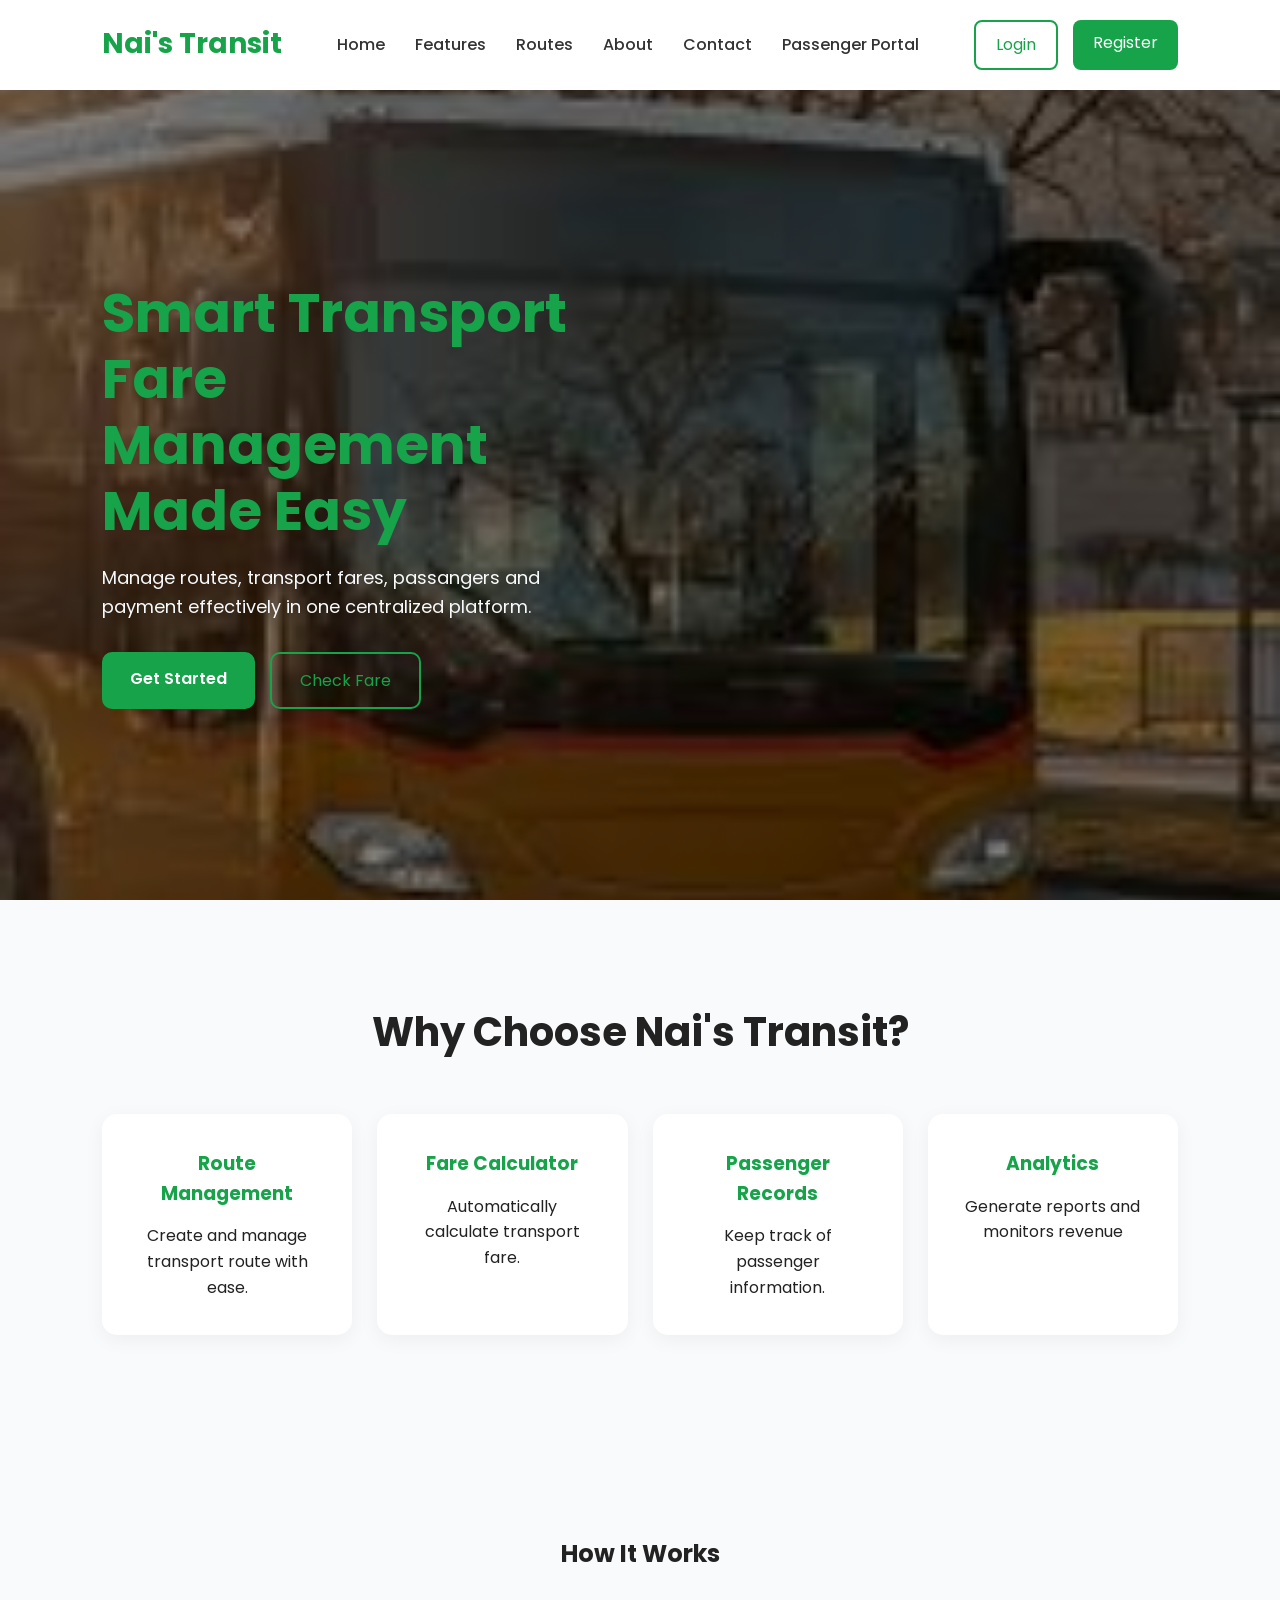
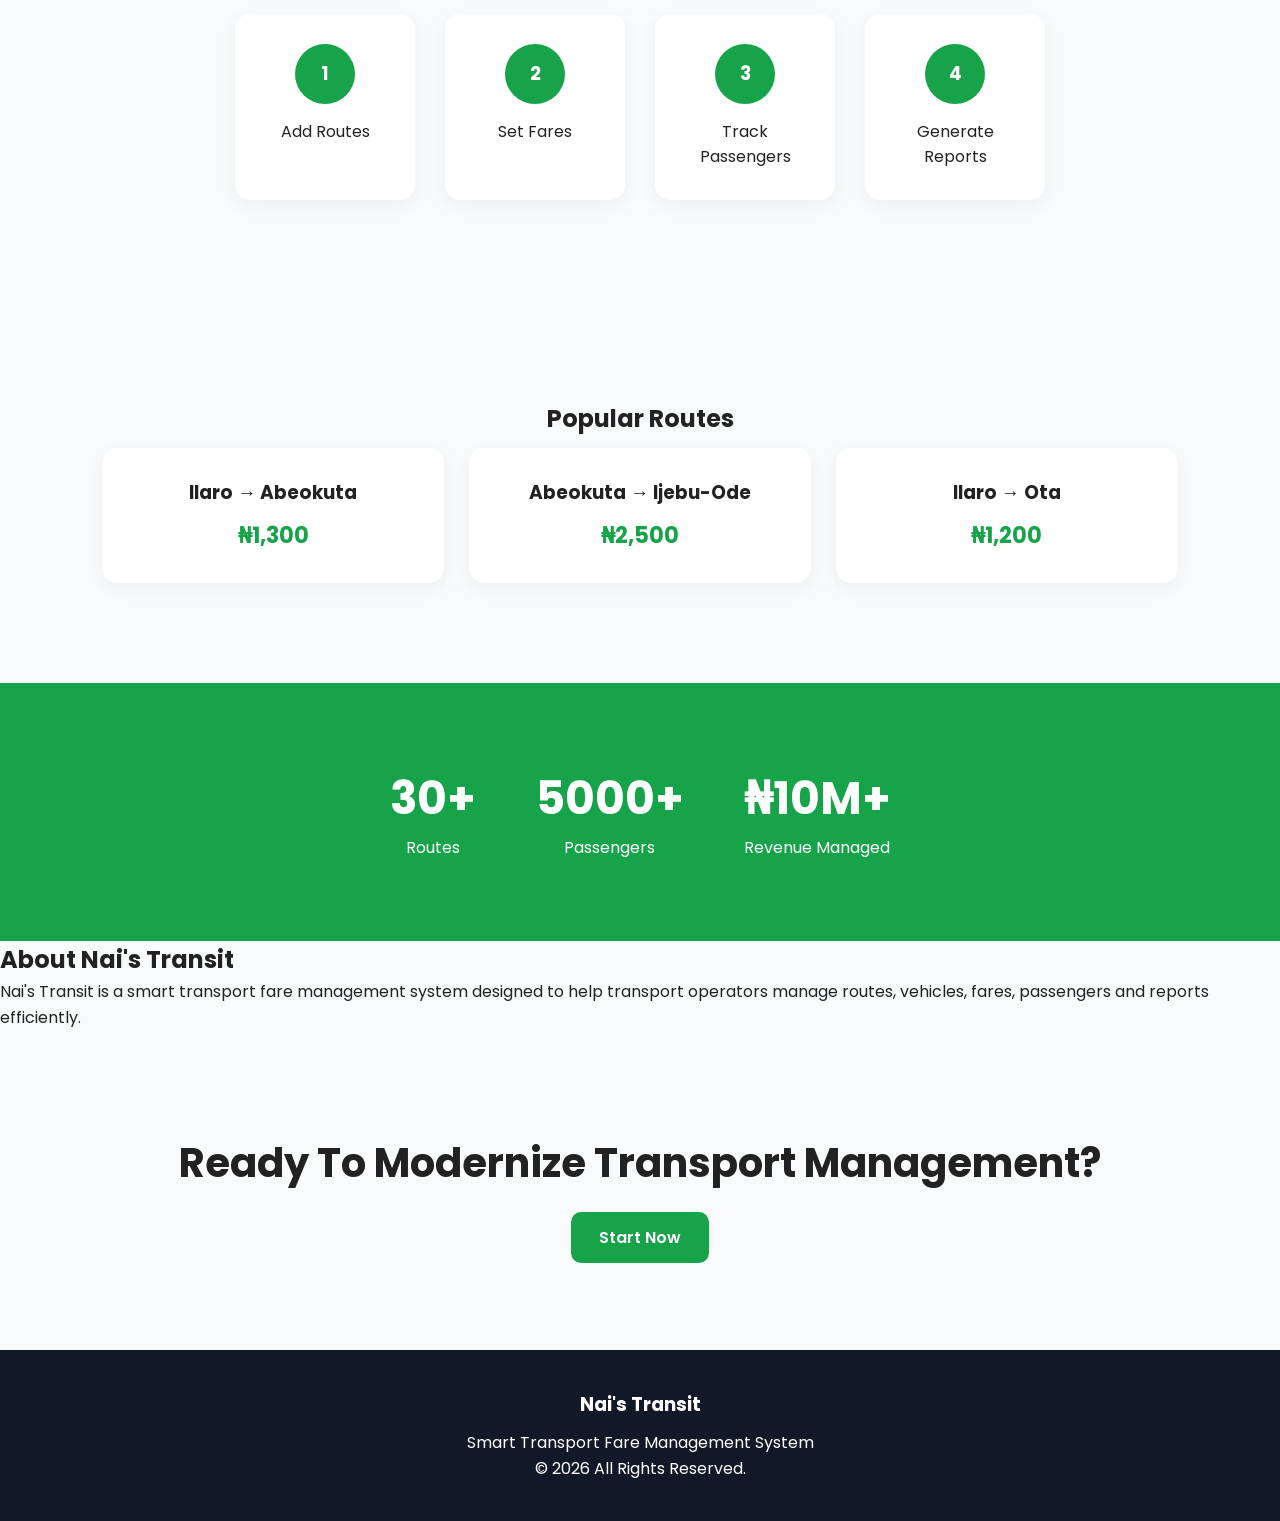
<file: index.html>
<!DOCTYPE html>
<html lang="en">

<head>
    <meta charset="UTF-8">
    <meta name="viewport" content="width=device-width, initial-scale=1.0">
    <title>NAI's transit</title>
    <link rel="stylesheet" href="styles.css">
    <link rel="preconnect" href="https://fonts.googleapis.com">
    <link rel="preconnect" href="https://fonts.gstatic.com" crossorigin>
    <link rel="stylesheet"
        href="https://fonts.googleapis.com/css2?family=Poppins:wght@300;400;500;600;700&display=swap">
</head>

<body>
    <!-- NAVBAR -->
    <nav class="navbar">
        <!-- HAMBURGER ICON -->
        <div class="hamburger" id="hamburger">
            <img src="image/download (1).png" alt="menu">
        </div>
        <div class="logo">
            <h2>Nai's Transit</h2>
        </div>
        <ul class="nav-links">
            <li><a href="#home">Home</a></li>
            <li><a href="#features">Features</a></li>
            <li><a href="#routes">Routes</a></li>
            <li><a href="#about">About</a></li>
            <li><a href="#contact">Contact</a></li>
            <li><a href="user-login.html">Passenger Portal</a></li>
        </ul>

        <div class="nav-buttons">
            <a href="login.html" class="login-btn">Login</a>
            <a href="register.html" class="register-btn">Register</a>
        </div>
    </nav>

    <!-- HERO SECTION -->
    <section id="home" class="hero">
        <div class="hero-text">
            <h1>Smart Transport Fare Management Made Easy</h1>
            <p>
                Manage routes, transport fares, passangers and payment effectively in one centralized platform.
            </p>
            <div class="hero-buttons">
                <a href="register.html" class="btn-primary">Get Started</a>
                <a href="checkboard.html" class="btn-secondary">Check Fare</a>
            </div>
        </div>

        <!-- BUS IMAGE LINK NEEDED HERE -->
        <div class="hero-image">
            <img src="image/237591-removebg-preview.png" alt="bus"> <!-- IMG HERE -->
        </div>
    </section>


    <!-- FEATURES SECTION  -->
    <section id="features" class="features">
        <h2>Why Choose Nai's Transit?</h2>

        <div class="feature-container">
            <div class="feature-card">
                <h3>Route Management</h3>
                <p>
                    Create and manage transport route with ease.
                </p>
            </div>

            <div class="feature-card">
                <h3>Fare Calculator</h3>
                <p>
                    Automatically calculate transport fare.
                </p>
            </div>
            <div class="feature-card">
                <h3>Passenger Records</h3>
                <p>
                    Keep track of passenger information.
                </p>
            </div>
            <div class="feature-card">
                <h3>Analytics</h3>
                <p>
                    Generate reports and monitors revenue
                </p>
            </div>
        </div>
    </section>

    <!-- HOW IT WORKS -->
    <section class="how-it-works">
        <h2>How It Works</h2>
        <div class="steps">
            <div class="step">
                <h3>1</h3>
                <p>Add Routes</p>
            </div>
            <div class="step">
                <h3>2</h3>
                <p>Set Fares</p>
            </div>
            <div class="step">
                <h3>3</h3>
                <p>Track Passengers</p>
            </div>
            <div class="step">
                <h3>4</h3>
                <p>Generate Reports</p>
            </div>
        </div>
    </section>


    <!-- POPULAR ROUTES -->
    <section id="routes" class="routes">
        <h2>Popular Routes</h2>
        <div class="route-cards">
            <div class="route-card">
                <h3>Ilaro → Abeokuta</h3>
                <p>₦1,300</p>
            </div>

            <div class="route-card">
                <h3>Abeokuta → Ijebu-Ode</h3>
                <p>₦2,500</p>
            </div>

            <div class="route-card">
                <h3>Ilaro → Ota</h3>
                <p>₦1,200</p>
            </div>
        </div>
    </section>

    <!-- STATISTICS -->
    <section class="statistics">
        <div class="stat-card">
            <h2>30+</h2>
            <p>Routes</p>
        </div>
        <div class="stat-card">
            <h2>5000+</h2>
            <p>Passengers</p>
        </div>
        <div class="stat-card">
            <h2>₦10M+</h2>
            <p>Revenue Managed</p>
        </div>
    </section>


    <!-- CALL TO ACTION -->
    <section id="about" class="about">
        <h2>About Nai's Transit</h2>
        <p>
            Nai's Transit is a smart transport fare management system designed
            to help transport operators manage routes, vehicles, fares,
            passengers and reports efficiently.
        </p>
    </section>
    <section class="cta">
        <h2>Ready To Modernize Transport Management?</h2>
        <a href="register.html" class="btn-primary"> Start Now </a>
    </section>


    <footer id="contact">
        <div class="footer-content">
            <h3>Nai's Transit</h3>
            <p>
                Smart Transport Fare Management System
            </p>

            <p>
                &copy; 2026 All Rights Reserved.
            </p>
        </div>
    </footer>
    <!-- hamburger display funtion -->
    <script>
        const hamburger = document.getElementById("hamburger");
        const navLinks = document.querySelector(".nav-links");
        hamburger.addEventListener("click", () => {
            navLinks.classList.toggle("active");
        })
        document.addEventListener("click", (e) => {
            if (
                !hamburger.contains(e.target) &&
                !navLinks.contains(e.target)
            ) {
                navLinks.classList.remove("active");
            }
        });
    </script>
</body>

</html>
</file>
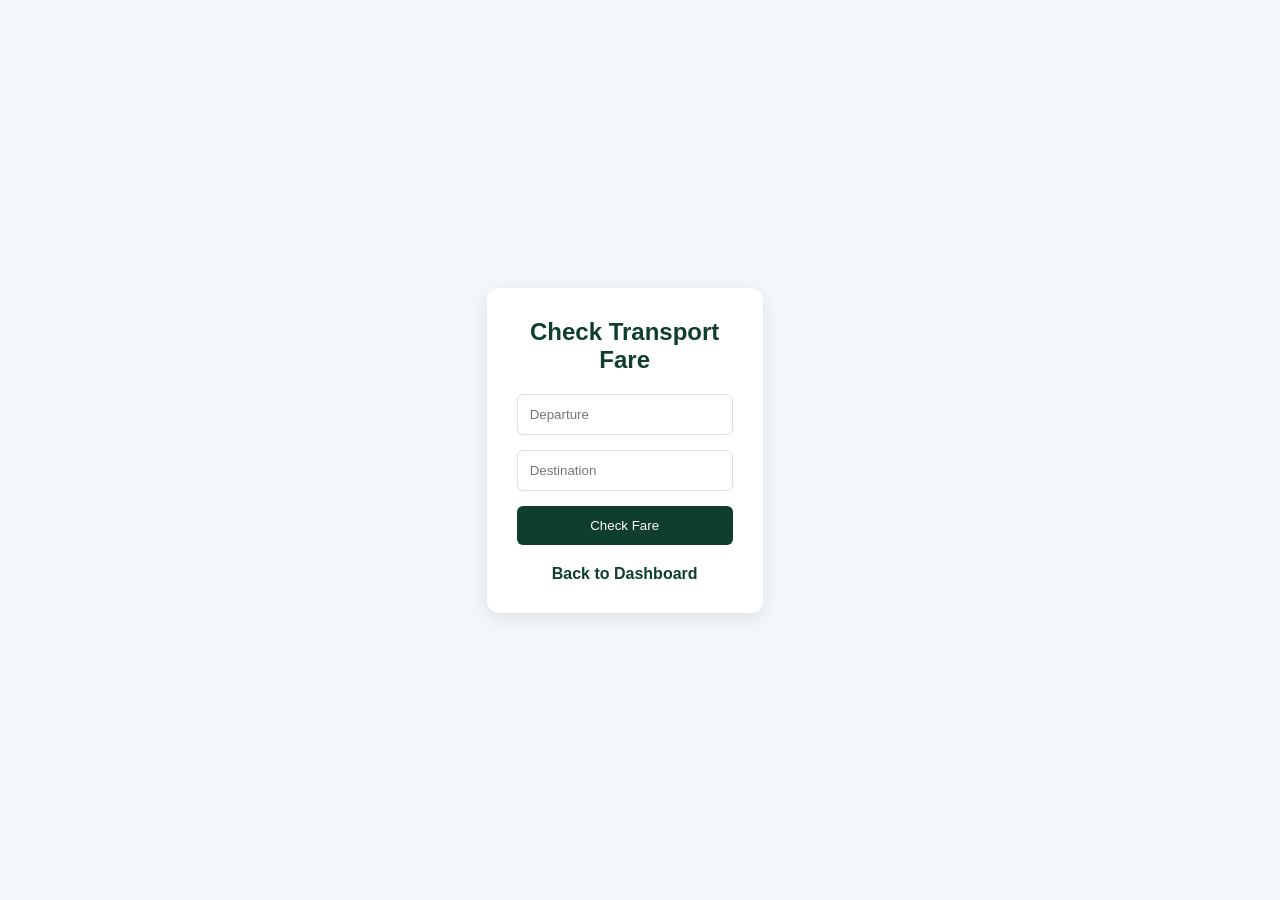
<file: checkfare.html>
<!DOCTYPE html>
<html lang="en">

<head>
    <meta charset="UTF-8">
    <meta name="viewport" content="width=device-width, initial-scale=1.0">
    <title>Checkfare | Nai's Transit</title>
</head>
<style>
    * {
        margin: 0;
        padding: 0;
        box-sizing: border-box;
        font-family: 'Poppins', sans-serif;
    }

    body {
        background: #f4f7fb;
        display: flex;
        justify-content: center;
        align-items: center;
        min-height: 100vh;
    }

    .fare-card {
        width: 90%;
        max-width: 500px;
        background: white;
        padding: 30px;
        border-radius: 12px;
        box-shadow: 0 5px 20px rgba(0, 0, 0, 0.1);
    }

    .fare-card h2 {
        text-align: center;
        color: #0f3d2e;
        margin-bottom: 20px;
    }

    #fareForm {
        display: flex;
        flex-direction: column;
        gap: 15px;
    }

    #fareForm input {
        padding: 12px;
        border: 1px solid #ddd;
        border-radius: 6px;
    }

    #fareForm button {
        padding: 12px;
        border: none;
        border-radius: 6px;
        background: #0f3d2e;
        color: white;
        cursor: pointer;
    }

    #result {
        margin-top: 20px;
        text-align: center;
        font-weight: 600;
        font-size: 18px;
        color: #0f3d2e;
    }

    .back-btn {
        display: block;
        text-align: center;
        margin-top: 20px;
        text-decoration: none;
        color: #0f3d2e;
        font-weight: 600;
    }
</style>

<body>
    <div class="container">

        <div class="fare-card">

            <h2>Check Transport Fare</h2>

            <form id="fareForm">

                <input type="text" id="departure" placeholder="Departure">

                <input type="text" id="destination" placeholder="Destination">

                <button type="submit">
                    Check Fare
                </button>

            </form>

            <div id="result"></div>

            <a href="user-dashboard.html" class="back-btn">
                Back to Dashboard
            </a>

        </div>

    </div>
    <script>

        document.getElementById("fareForm")
            .addEventListener("submit", function (e) {

                e.preventDefault();

                const departure =
                    document.getElementById("departure")
                        .value.trim()
                        .toLowerCase();

                const destination =
                    document.getElementById("destination")
                        .value.trim()
                        .toLowerCase();

                const fares =
                    JSON.parse(localStorage.getItem("fares")) || [];

                const fareFound = fares.find(fare => {

                    const route =
                        fare.route.toLowerCase();

                    return route.includes(departure)
                        && route.includes(destination);

                });

                const result =
                    document.getElementById("result");

                if (fareFound) {

                    result.innerHTML =
                        `Fare: ₦${fareFound.amount}`;

                } else {

                    result.innerHTML =
                        "Route not found";

                }

            });
    </script>
</body>

</html>
</file>
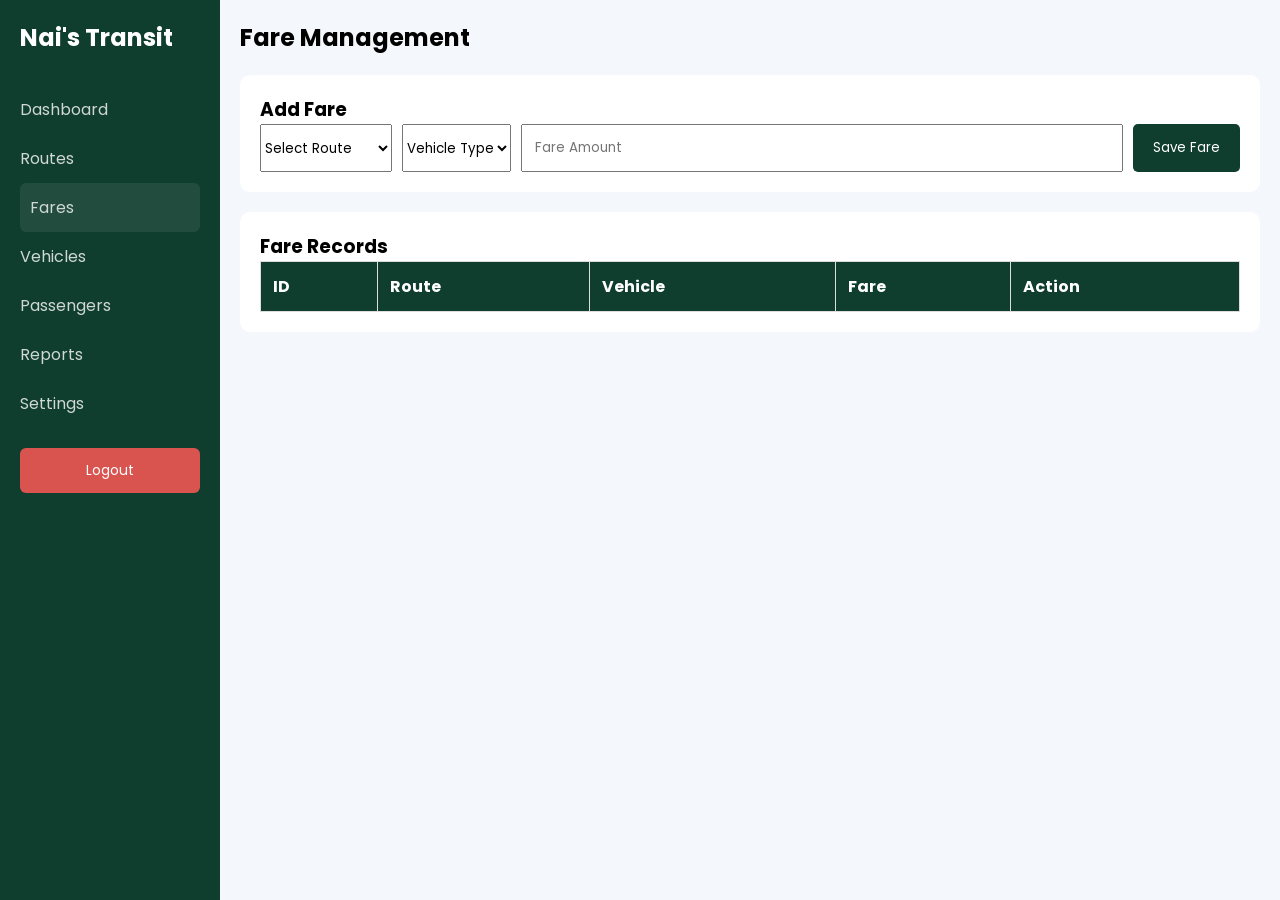
<file: fares.html>
<!DOCTYPE html>
<html lang="en">

<head>
    <meta charset="UTF-8">
    <meta name="viewport" content="width=device-width, initial-scale=1.0">
    <title>Fares | Nai's Transit</title>
    <link rel="stylesheet" href="sidebar.css">
    <link rel="stylesheet" href="routes.css">
    <link rel="preconnect" href="https://fonts.googleapis.com">
    <link rel="preconnect" href="https://fonts.gstatic.com" crossorigin>
    <link rel="stylesheet"
        href="https://fonts.googleapis.com/css2?family=Poppins:wght@300;400;500;600;700&display=swap">
    <!-- <link rel="stylesheet" href="https://fonts.googleapis.com/css2?family=Poppins:wght@300;400;500;600;700&display=swap"> -->
</head>

<body>
    <!-- SIDEBAR  -->
    <button id="menuBtn">≡</button>
    <div class="overlay"></div>
    <div class="sidebar">
        <h2>Nai's Transit</h2>
        <ul>
            <li><a href="dashboard.html">Dashboard</a></li>
            <li><a href="routes.html">Routes</a></li>
            <li class="active"><a href="fares.html">Fares</a></li>
            <li><a href="vehicles.html">Vehicles</a></li>
            <li><a href="passenger.html">Passengers</a></li>
            <li><a href="report.html">Reports</a></li>
            <li><a href="settings.html">Settings</a></li>
        </ul>
        <a href="login.html" class="logout">Logout</a>
    </div>
    <!-- MAIN CONTENT  -->
    <div class="main">
        <div class="topbar">
            <h2>Fare Management</h2>
        </div>
        <div class="form-box">
            <h3>Add Fare</h3>
            <form id="fareForm">
                <select id="routeName">
                    <option>Select Route</option>
                    <option>Abeokuta - Ota</option>
                    <option>Ilaro - Abeokuta</option>
                </select>
                <select id="vehicleType">
                    <option>Vehicle Type</option>
                    <option>Bus</option>
                    <option>Mini Bus</option>
                    <option>Luxury Bus</option>
                </select>
                <input type="number" id="fareAmount" placeholder="Fare Amount">
                <button type="submit">Save Fare</button>
            </form>
        </div>
        <div class="table-box">
            <h3>Fare Records</h3>
            <table>
                <thead>
                    <tr>
                        <th>ID</th>
                        <th>Route</th>
                        <th>Vehicle</th>
                        <th>Fare</th>
                        <th>Action</th>
                    </tr>
                </thead>
                <tbody id="fareTableBody">
                    <!-- <tr>
                        <td>1</td>
                        <td>Ilaro - Abeokuta</td>
                        <td>Bus</td>
                        <td>₦2,500</td>
                        <td>
                            <button>Edit</button>
                            <button>Button</button>
                        </td>
                    </tr>
                    <tr>
                        <td>2</td>
                        <td>Abeokuta - Ota</td>
                        <td>Mini Bus</td>
                        <td>₦1,500</td>
                        <td>
                            <button>Edit</button>
                            <button>Delete</button>
                        </td>
                    </tr> -->
                </tbody>
            </table>
        </div>
    </div>
    <script>
        let fares = JSON.parse(localStorage.getItem("fares")) || [];
        const fareForm = document.getElementById("fareForm");
        const fareTableBody = document.getElementById("fareTableBody");
        function displayFares() {
            fareTableBody.innerHTML = "";
            fares.forEach((fare, index) => {
                fareTableBody.innerHTML += `
                    <tr>
                        <td>${index + 1}</td>
                        <td>${fare.route}</td>
                        <td>${fare.vehicle}</td>
                        <td>${fare.amount}</td>
                        <td>
                            <button onclick="deleteFare(${index})">Delete</button>
                        </td>
                    </tr>
                `;
            });
        }
        fareForm.addEventListener("submit", function (e) {
            e.preventDefault();
            const route = document.getElementById("routeName").value;
            const vehicle = document.getElementById("vehicleType").value;
            const amount = document.getElementById("fareAmount").value;
            if (
                route === "Select Route" ||
                vehicle === "Vehicle Type" ||
                amount === ""
            ) {
                alert("Fill all fields");
                return;
            }
            fares.push({
                route: route,
                vehicle: vehicle,
                amount: amount
            });
            localStorage.setItem(
                "fares",
                JSON.stringify(fares)
            );
            fareForm.reset();
            displayFares();
        });
        function deleteFare(index) {
            fares.splice(index, 1);
            localStorage.setItem(
                "fares",
                JSON.stringify(fares)
            );
            displayFares();
        }
        displayFares();
    </script>
    <script>
        const menuBtn = document.getElementById("menuBtn");
        const sidebar = document.querySelector(".sidebar");
        const overlay = document.querySelector(".overlay");

        menuBtn.addEventListener("click", () => {

            sidebar.classList.toggle("show");
            overlay.classList.toggle("show");

            if (sidebar.classList.contains("show")) {
                menuBtn.style.opacity = "0";
            } else {
                menuBtn.style.opacity = "1";
            }

        });

        overlay.addEventListener("click", () => {

            sidebar.classList.remove("show");
            overlay.classList.remove("show");
            menuBtn.style.opacity = "1";

        });

        document.querySelectorAll(".sidebar a").forEach(link => {

            link.addEventListener("click", () => {

                sidebar.classList.remove("show");
                overlay.classList.remove("show");
                menuBtn.style.opacity = "1";

            });

        });
    </script>
</body>

</html>
</file>
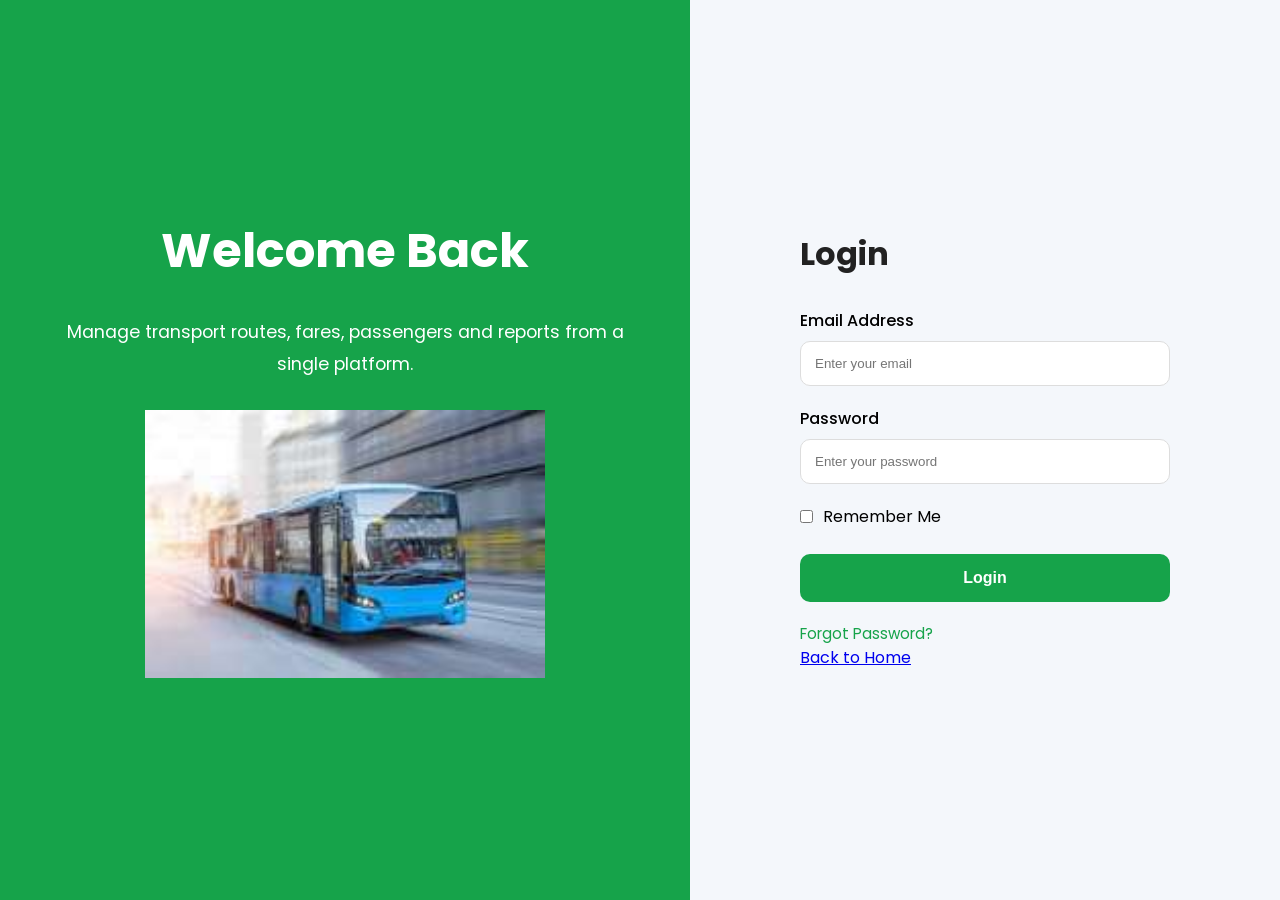
<file: login.html>
<!DOCTYPE html>
<html lang="en">

<head>
    <meta charset="UTF-8">
    <meta name="viewport" content="width=device-width, initial-scale=1.0">
    <title>Login</title>
    <link rel="stylesheet" href="login.css">
    <link rel="preconnect" href="https://fonts.googleapis.com">
    <link rel="preconnect" href="https://fonts.gstatic.com" crossorigin>
    <link rel="stylesheet"
        href="https://fonts.googleapis.com/css2?family=Poppins:wght@300;400;500;600;700&display=swap">
</head>

<body>
    <div class="container">
        <!-- LEFT SECTION  -->
        <div class="left-section">
            <div class="content">
                <h1>Welcome Back</h1>
                <p>
                    Manage transport routes, fares, passengers and reports from a single platform.
                </p>
                <img src="image/download.jpeg" alt="bus">
            </div>
        </div>

        <!-- RIGHT SECTION  -->
        <div class="right-section">
            <div class="login-box">
                <h2>Login</h2>
                <form id="loginForm">
                    <div class="input-group">
                        <label>Email Address</label>
                        <input type="email" id="email" placeholder="Enter your email">
                    </div>
                    <div class="input-group">
                        <label>Password</label>
                        <input type="password" id="password" placeholder="Enter your password">
                    </div>
                    <div class="remember">
                        <input type="checkbox">
                        <span>Remember Me</span>
                    </div>
                    <button type="submit">Login</button>
                </form>
                <div class="links"><a href="#">Forgot Password?</a></div>
                <a href="index.html">Back to Home</a>
            </div>
        </div>
    </div>
    <script>
        const loginForm = document.getElementById("loginForm");

        loginForm.addEventListener("submit", function (e) {

            e.preventDefault();

            const email = document.getElementById("email").value;
            const password = document.getElementById("password").value;

            const user = JSON.parse(localStorage.getItem("user"));

            if (!user) {
                alert("No account found. Please register first.");
                return;
            }

            if (
                email === user.email &&
                password === user.password
            ) {

                localStorage.setItem("loggedIn", "true");

                alert("Login Successful");

                window.location.href = "dashboard.html";

            } else {

                alert("Invalid Email or Password");

            }

        });
    </script>
</body>

</html>
</file>
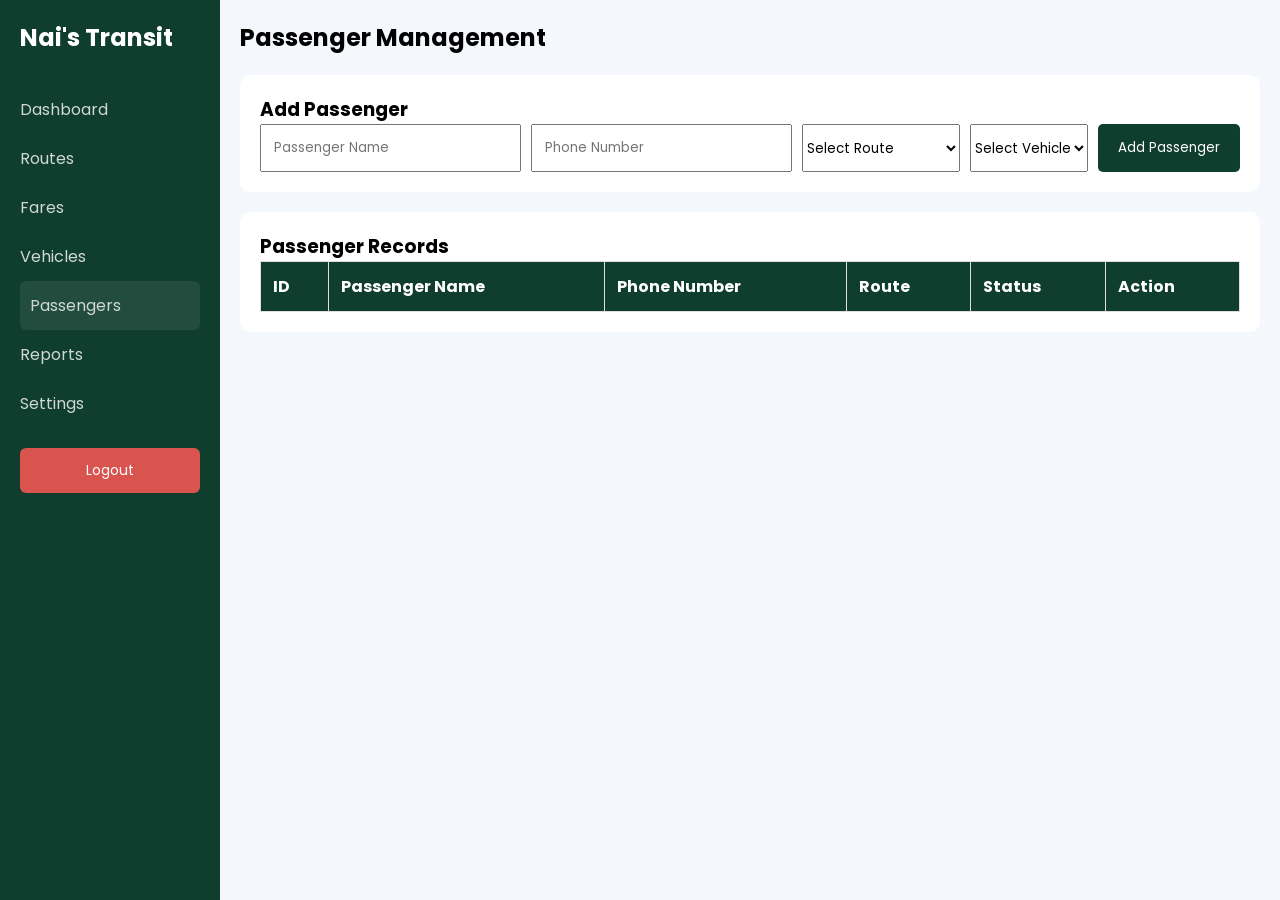
<file: passenger.html>
<!DOCTYPE html>
<html lang="en">

<head>
    <meta charset="UTF-8">
    <meta name="viewport" content="width=device-width, initial-scale=1.0">
    <title>Passenger | Nai's Transit</title>
    <link rel="stylesheet" href="routes.css">
    <link rel="stylesheet" href="sidebar.css">
    <link rel="preconnect" href="https://fonts.googleapis.com">
    <link rel="preconnect" href="https://fonts.gstatic.com" crossorigin>
    <link rel="stylesheet"
        href="https://fonts.googleapis.com/css2?family=Poppins:wght@300;400;500;600;700&display=swap">
</head>

<body>
    <!-- SIDEBAR  -->
    <button id="menuBtn">≡</button>
    <div class="overlay"></div>
    <div class="sidebar">
        <h2>Nai's Transit</h2>
        <ul>
            <li><a href="dashboard.html">Dashboard</a></li>
            <li><a href="routes.html">Routes</a></li>
            <li><a href="fares.html">Fares</a></li>
            <li><a href="vehicles.html">Vehicles</a></li>
            <li class="active"><a href="passenger.html">Passengers</a></li>
            <li><a href="report.html">Reports</a></li>
            <li><a href="settings.html">Settings</a></li>
        </ul>
        <a href="login.html" class="logout">Logout</a>
    </div>
    <!-- MAIN CONTENT  -->
    <div class="main">
        <div class="topbar">
            <h2>Passenger Management</h2>
        </div>
        <!-- ADD PASSENGER FORM  -->
        <div class="form-box">
            <h3>Add Passenger</h3>
            <form id="passengerForm">
                <input type="text" id="passengerName" placeholder="Passenger Name">
                <input type="tel" id="phoneNumber" placeholder="Phone Number">
                <select id="route">
                    <option value="">Select Route</option>
                    <option>Ilaro - Abeokuta</option>
                    <option>Abeokuta - Ota</option>
                    <option>Sagamu - Ijebu Ode</option>
                </select>
                <select id="vehicle">
                    <option value="">Select Vehicle</option>
                    <option>OGN-101</option>
                    <option>OGN-202</option>
                    <option>OGN-303</option>
                </select>
                <button type="submit">Add Passenger</button>
            </form>
        </div>
        <!-- PASSENGER RECORDS TABLE  -->
        <div class="table-box">
            <h3>Passenger Records</h3>
            <table>
                <thead>
                    <tr>
                        <th>ID</th>
                        <th>Passenger Name</th>
                        <th>Phone Number</th>
                        <th>Route</th>
                        <th>Status</th>
                        <th>Action</th>
                    </tr>
                </thead>
                <tbody id="passengerTableBody">
                    <tr>
                        <td>1</td>
                        <td>Aisha Bello</td>
                        <td>08012345678</td>
                        <td>Ilaro - Abeokuta</td>
                        <td>OGN-101</td>
                        <td class="status-boarded">Boarded</td>
                        <td>
                            <button>Edit</button>
                            <button>Button</button>
                        </td>
                    </tr>
                    <tr>
                        <td>2</td>
                        <td>Samuel Adeyemi</td>
                        <td>08198765432</td>
                        <td>Abeokuta - Ota</td>
                        <td>OGN-202</td>
                        <td class="status-waiting">Waiting</td>
                        <td>
                            <button>Edit</button>
                            <button>Button</button>
                        </td>
                    </tr>
                    <tr>
                        <td>3</td>
                        <td>Mary Salako</td>
                        <td>07011223344</td>
                        <td>Sagamu - Ijebu Ode</td>
                        <td>OGN-303</td>
                        <td class="status-boarded">Boarded</td>
                        <td>
                            <button>Edit</button>
                            <button>Button</button>
                        </td>
                    </tr>
                </tbody>
            </table>
        </div>
    </div>
    <script>
        let passengers = JSON.parse(localStorage.getItem("passengers")) || [];
        const form = document.getElementById("passengerForm");
        const tableBody = document.getElementById("passengerTableBody");
        function displayPassengers() {
            tableBody.innerHTML = "";
            passengers.forEach((passenger, index) => {
                tableBody.innerHTML += `
                    <tr>
                        <td>${index + 1}</td>
                        <td>${passenger.name}</td>
                        <td>${passenger.phone}</td>
                        <td>${passenger.route}</td>
                        <td>${passenger.vehicle}</td>
                        <td>
                            <span class="status-boarded">Boarded</span>    
                        </td>
                        <td>
                            <button onclick="deletePassenger(${index})">Delete</button>    
                        </td>
                    </tr>
                `;
            });
        }
        form.addEventListener("submit", function (e) {
            e.preventDefault();
            const name = document.getElementById("passengerName").value;
            const phone = document.getElementById("phoneNumber").value;
            const route = document.getElementById("route").value;
            const vehicle = document.getElementById("vehicle").value;

            if (
                name === "" ||
                phone === "" ||
                route === "" ||
                vehicle === ""
            ) {
                alert("Please fill all fields");
                return;
            }
            passengers.push({
                name: name,
                phone: phone,
                route: route,
                vehicle: vehicle
            });
            localStorage.setItem(
                "passengers",
                JSON.stringify(passengers)
            );
            form.reset();
            displayPassengers();
        });
        window.deletePassenger = function (index) {
            if (confirm("Delete this passenger?")) {
                passengers.splice(index, 1);
                localStorage.setItem(
                    "passengers",
                    JSON.stringify(passengers)
                );
                displayPassengers();
            }
        }
        displayPassengers()
    </script>
    <script>
        const menuBtn = document.getElementById("menuBtn");
        const sidebar = document.querySelector(".sidebar");
        const overlay = document.querySelector(".overlay");

        menuBtn.addEventListener("click", () => {

            sidebar.classList.toggle("show");
            overlay.classList.toggle("show");

            if (sidebar.classList.contains("show")) {
                menuBtn.style.opacity = "0";
            } else {
                menuBtn.style.opacity = "1";
            }

        });

        overlay.addEventListener("click", () => {

            sidebar.classList.remove("show");
            overlay.classList.remove("show");
            menuBtn.style.opacity = "1";

        });

        document.querySelectorAll(".sidebar a").forEach(link => {

            link.addEventListener("click", () => {

                sidebar.classList.remove("show");
                overlay.classList.remove("show");
                menuBtn.style.opacity = "1";

            });

        });
    </script>
</body>

</html>
</file>
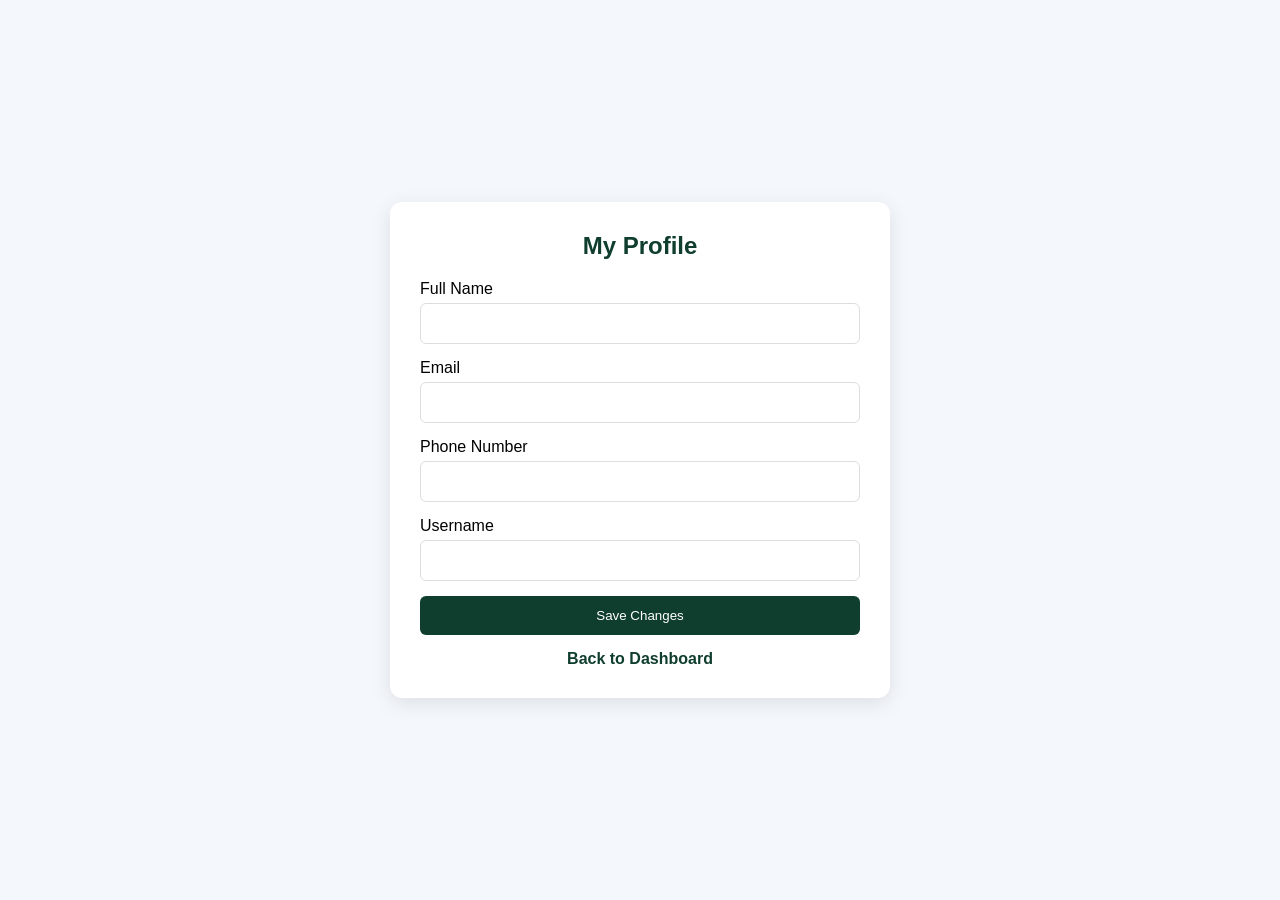
<file: profile.html>
<!DOCTYPE html>
<html lang="en">

<head>
    <meta charset="UTF-8">
    <meta name="viewport" content="width=device-width, initial-scale=1.0">
    <title>Profile | Nai's Transit</title>
    <link rel="stylesheet" href="profile.css">
</head>

<body>
    <div class="profile-container">

        <h2>My Profile</h2>

        <form id="profileForm">

            <div class="input-group">
                <label>Full Name</label>
                <input type="text" id="fullName">
            </div>

            <div class="input-group">
                <label>Email</label>
                <input type="email" id="email">
            </div>

            <div class="input-group">
                <label>Phone Number</label>
                <input type="tel" id="phone">
            </div>

            <div class="input-group">
                <label>Username</label>
                <input type="text" id="username">
            </div>

            <button type="submit">
                Save Changes
            </button>

        </form>

        <a href="user-dashboard.html" class="back-btn">
            Back to Dashboard
        </a>

    </div>
    <script>

        const passenger =
            JSON.parse(localStorage.getItem("passenger"));

        if (passenger) {

            document.getElementById("fullName").value =
                passenger.fullName;

            document.getElementById("email").value =
                passenger.email;

            document.getElementById("phone").value =
                passenger.phone;

            document.getElementById("username").value =
                passenger.username;

        }

        document.getElementById("profileForm")
            .addEventListener("submit", function (e) {

                e.preventDefault();

                const updatedPassenger = {

                    fullName:
                        document.getElementById("fullName").value,

                    email:
                        document.getElementById("email").value,

                    phone:
                        document.getElementById("phone").value,

                    username:
                        document.getElementById("username").value,

                    password:
                        passenger.password

                };

                localStorage.setItem(
                    "passenger",
                    JSON.stringify(updatedPassenger)
                );

                alert("Profile Updated Successfully");

            });

    </script>
</body>

</html>
</file>
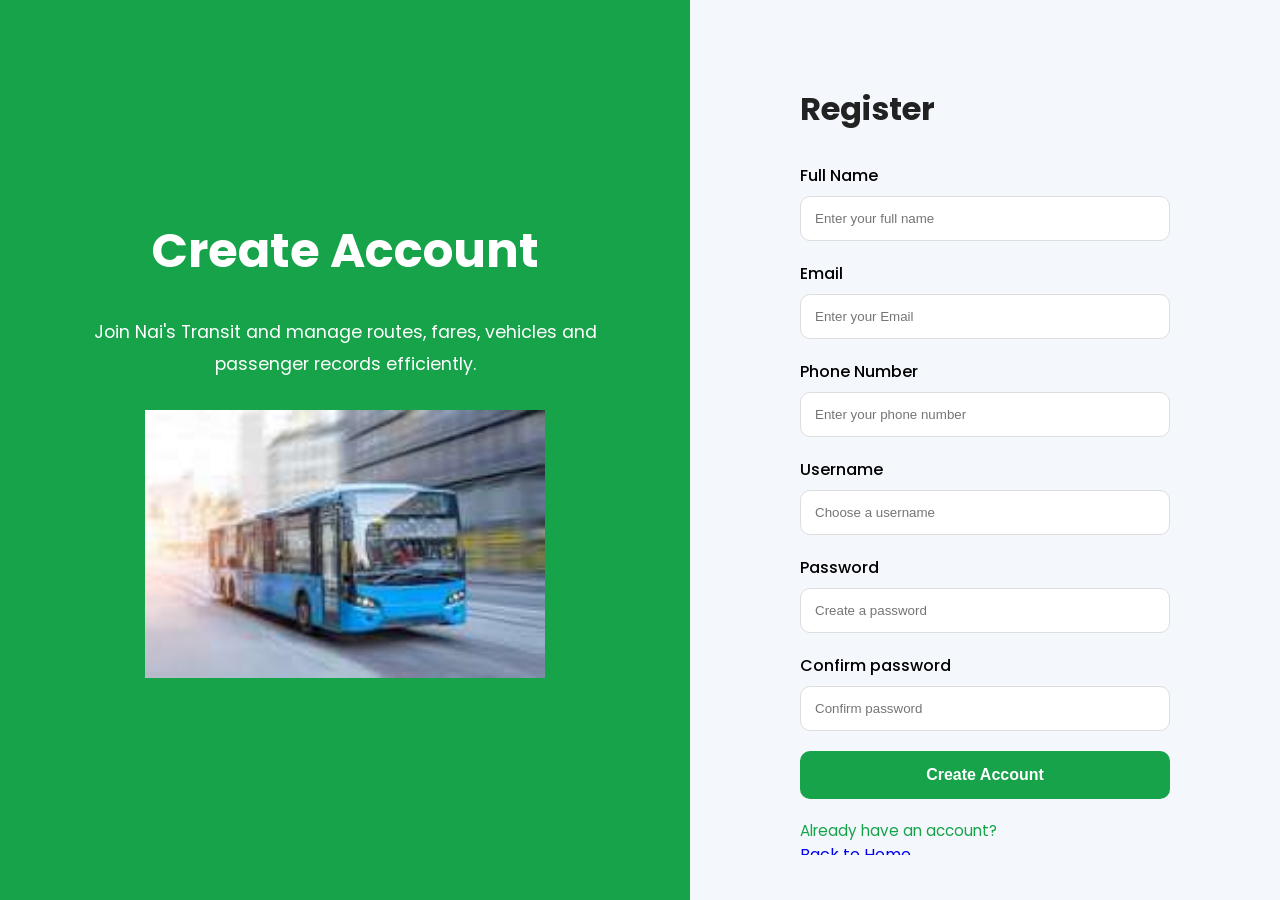
<file: register.html>
<!DOCTYPE html>
<html lang="en">

<head>
    <meta charset="UTF-8">
    <meta name="viewport" content="width=device-width, initial-scale=1.0">
    <title>Register</title>
    <link rel="stylesheet" href="login.css">
    <link rel="preconnect" href="https://fonts.googleapis.com">
    <link rel="preconnect" href="https://fonts.gstatic.com" crossorigin>
    <link rel="stylesheet"
        href="https://fonts.googleapis.com/css2?family=Poppins:wght@300;400;500;600;700&display=swap">
</head>

<body>
    <div class="container">
        <!-- LEFT SECTION  -->
        <div class="left-section">
            <div class="content">
                <h1>Create Account</h1>
                <p>
                    Join Nai's Transit and manage routes, fares, vehicles and passenger records efficiently.
                </p>
                <img src="image/download.jpeg" alt="bus">
            </div>
        </div>
        <!-- RIGHT SECTION  -->
        <div class="right-section">
            <div class="login-box">
                <h2>Register</h2>
                <form id="registerForm">
                    <div class="input-group">
                        <label for="">Full Name</label>
                        <input type="text" id="fullName" placeholder="Enter your full name">
                    </div>
                    <div class="input-group">
                        <label for="">Email</label>
                        <input type="email" id="email" placeholder="Enter your Email">
                    </div>
                    <div class="input-group">
                        <label for="">Phone Number</label>
                        <input type="tel" id="phone" placeholder="Enter your phone number">
                    </div>
                    <div class="input-group">
                        <label for="">Username</label>
                        <input type="text" id="username" placeholder="Choose a username">
                    </div>
                    <div class="input-group">
                        <label for="">Password</label>
                        <input type="password" id="password" placeholder="Create a password">
                    </div>
                    <div class="input-group">
                        <label for="">Confirm password</label>
                        <input type="password" id="confirmPassword" placeholder="Confirm password">
                    </div>
                    <button type="submit">
                        Create Account
                    </button>
                </form>
                <div class="links"><a href="login.html">Already have an account?</a></div>
                <a href="index.html">Back to Home</a>
            </div>
        </div>
    </div>
    <script>
        const registerForm = document.getElementById("registerForm");

        registerForm.addEventListener("submit", function (e) {

            e.preventDefault();

            const fullName = document.getElementById("fullName").value;
            const email = document.getElementById("email").value;
            const phone = document.getElementById("phone").value;
            const username = document.getElementById("username").value;
            const password = document.getElementById("password").value;
            const confirmPassword = document.getElementById("confirmPassword").value;

            if (
                fullName === "" ||
                email === "" ||
                phone === "" ||
                username === "" ||
                password === "" ||
                confirmPassword === ""
            ) {
                alert("Please fill all fields");
                return;
            }

            if (password !== confirmPassword) {
                alert("Passwords do not match");
                return;
            }

            const user = {
                fullName,
                email,
                phone,
                username,
                password
            };

            localStorage.setItem("user", JSON.stringify(user));

            alert("Registration Successful");

            window.location.href = "login.html";

        });
    </script>
</body>

</html>
</file>
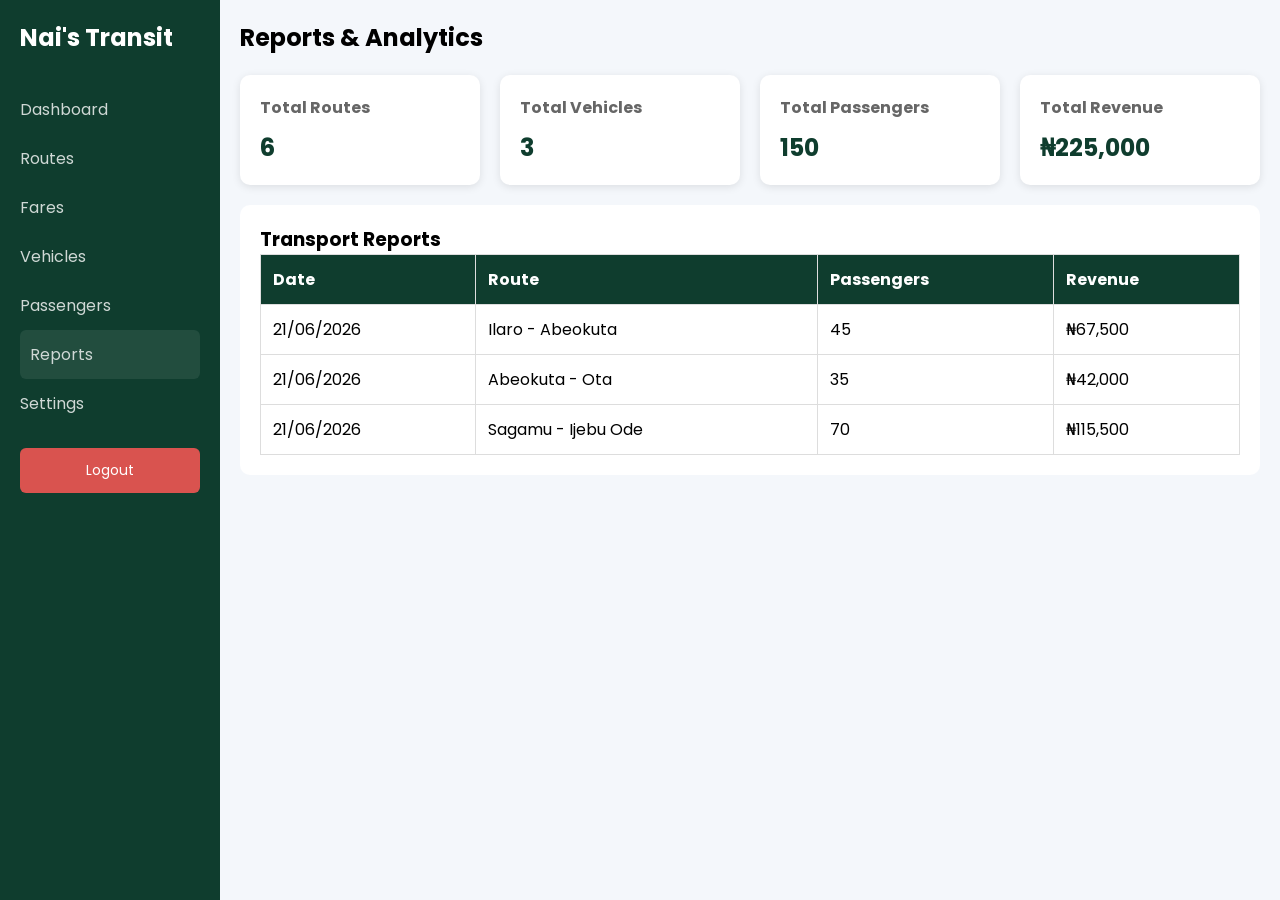
<file: report.html>
<!DOCTYPE html>
<html lang="en">

<head>
    <meta charset="UTF-8">
    <meta name="viewport" content="width=device-width, initial-scale=1.0">
    <title>Report | Nai's Transit</title>
    <link rel="stylesheet" href="routes.css">
    <link rel="stylesheet" href="sidebar.css">
    <link rel="preconnect" href="https://fonts.googleapis.com">
    <link rel="preconnect" href="https://fonts.gstatic.com" crossorigin>
    <link rel="stylesheet"
        href="https://fonts.googleapis.com/css2?family=Poppins:wght@300;400;500;600;700&display=swap">
</head>

<body>
    <!-- SIDEBAR  -->
    <button id="menuBtn">≡</button>
    <div class="overlay"></div>
    <div class="sidebar">
        <h2>Nai's Transit</h2>
        <ul>
            <li><a href="dashboard.html">Dashboard</a></li>
            <li><a href="routes.html">Routes</a></li>
            <li><a href="fares.html">Fares</a></li>
            <li><a href="vehicles.html">Vehicles</a></li>
            <li><a href="passenger.html">Passengers</a></li>
            <li class="active"><a href="report.html">Reports</a></li>
            <li><a href="settings.html">Settings</a></li>
        </ul>
        <a href="login.html" class="logout">Logout</a>
    </div>
    <!-- MAIN CONTENT  -->
    <div class="main">
        <div class="topbar">
            <h2>Reports & Analytics</h2>
        </div>
        <!-- SUMMARY CARDS  -->
        <div class="cards">
            <div class="card">
                <h4>Total Routes</h4>
                <p>6</p>
            </div>
            <div class="card">
                <h4>Total Vehicles</h4>
                <p>3</p>
            </div>
            <div class="card">
                <h4>Total Passengers</h4>
                <p>150</p>
            </div>
            <div class="card">
                <h4>Total Revenue</h4>
                <p>₦225,000</p>
            </div>
        </div>
        <!-- REPORT TABLE  -->
        <div class="table-box">
            <h3>Transport Reports</h3>
            <table>
                <thead>
                    <tr>
                        <th>Date</th>
                        <th>Route</th>
                        <th>Passengers</th>
                        <th>Revenue</th>
                    </tr>
                </thead>
                <tbody>
                    <tr>
                        <td>21/06/2026</td>
                        <td>Ilaro - Abeokuta</td>
                        <td>45</td>
                        <td>₦67,500</td>
                    </tr>
                    <tr>
                        <td>21/06/2026</td>
                        <td>Abeokuta - Ota</td>
                        <td>35</td>
                        <td>₦42,000</td>
                    </tr>
                    <tr>
                        <td>21/06/2026</td>
                        <td>Sagamu - Ijebu Ode</td>
                        <td>70</td>
                        <td>₦115,500</td>
                    </tr>
                </tbody>
            </table>
        </div>
    </div>
    <script>
        const menuBtn = document.getElementById("menuBtn");
        const sidebar = document.querySelector(".sidebar");
        const overlay = document.querySelector(".overlay");

        menuBtn.addEventListener("click", () => {

            sidebar.classList.toggle("show");
            overlay.classList.toggle("show");

            if (sidebar.classList.contains("show")) {
                menuBtn.style.opacity = "0";
            } else {
                menuBtn.style.opacity = "1";
            }

        });

        overlay.addEventListener("click", () => {

            sidebar.classList.remove("show");
            overlay.classList.remove("show");
            menuBtn.style.opacity = "1";

        });

        document.querySelectorAll(".sidebar a").forEach(link => {

            link.addEventListener("click", () => {

                sidebar.classList.remove("show");
                overlay.classList.remove("show");
                menuBtn.style.opacity = "1";

            });

        });
    </script>
</body>

</html>
</file>
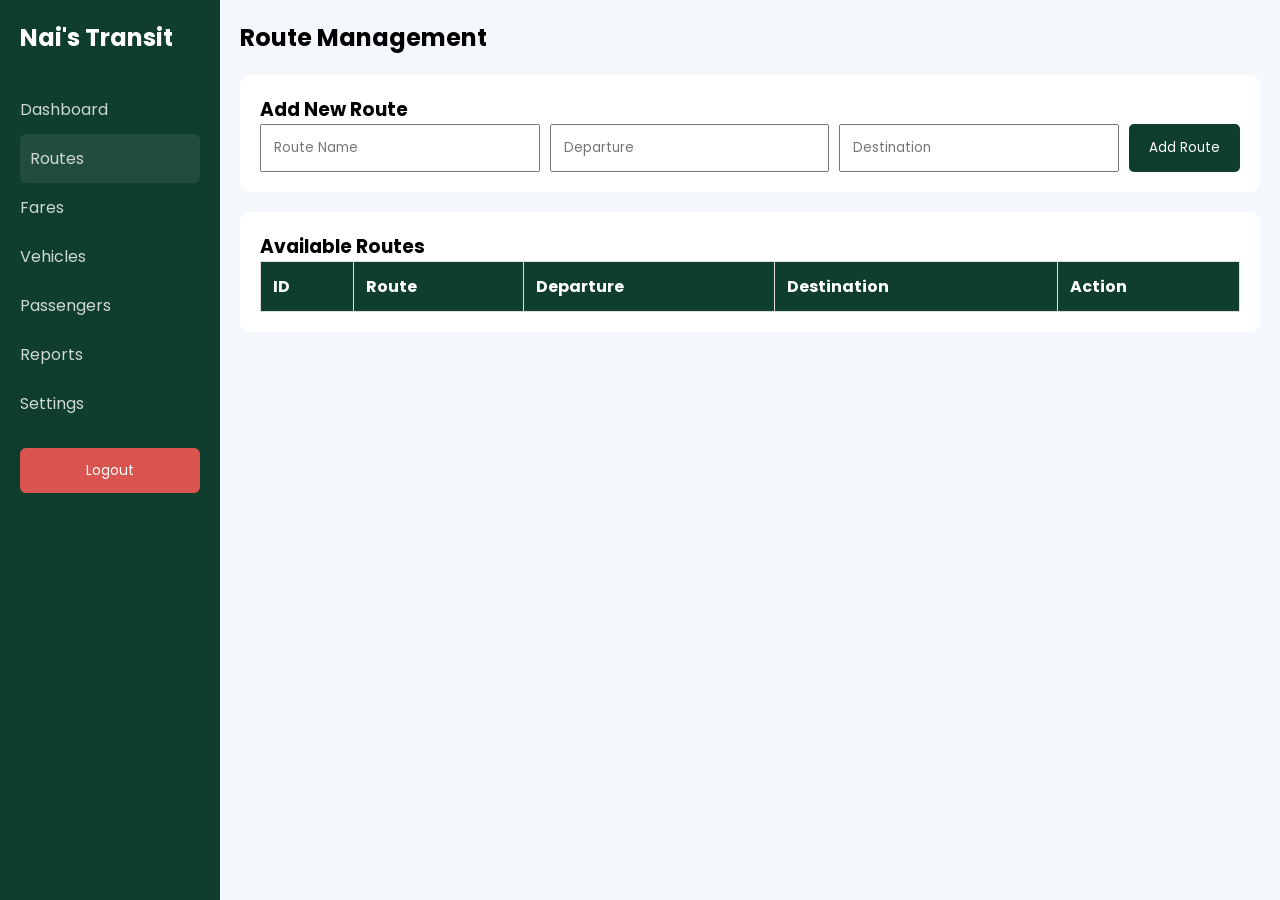
<file: routes.html>
<!DOCTYPE html>
<html lang="en">

<head>
    <meta charset="UTF-8">
    <meta name="viewport" content="width=device-width, initial-scale=1.0">
    <title>Routes | Nai's Transit</title>
    <link rel="stylesheet" href="routes.css">
    <link rel="stylesheet" href="sidebar.css">
    <link rel="preconnect" href="https://fonts.googleapis.com">
    <link rel="preconnect" href="https://fonts.gstatic.com" crossorigin>
    <link rel="stylesheet"
        href="https://fonts.googleapis.com/css2?family=Poppins:wght@300;400;500;600;700&display=swap">
    <!-- <link rel="stylesheet" href="https://fonts.googleapis.com/css2?family=Poppins:wght@300;400;500;600;700&display=swap"> -->
</head>

<body>
    <!-- SIDEBAR -->
    <button id="menuBtn">≡</button>
    <div class="overlay"></div>
    <div class="sidebar">
        <h2>Nai's Transit</h2>
        <ul>
            <li><a href="dashboard.html">Dashboard</a></li>
            <li class="active"><a href="routes.html">Routes</a></li>
            <li><a href="fares.html">Fares</a></li>
            <li><a href="vehicles.html">Vehicles</a></li>
            <li><a href="passenger.html">Passengers</a></li>
            <li><a href="report.html">Reports</a></li>
            <li><a href="settings.html">Settings</a></li>
        </ul>
        <a href="login.html" class="logout">Logout</a>
    </div>
    <!-- MAIN  -->
    <div class="main">
        <div class="topbar">
            <h2>Route Management</h2>
        </div>
        <!-- ADD ROUTE FORM  -->
        <div class="form-box">
            <h3>Add New Route</h3>
            <form id="routeForm">
                <input type="text" id="routeName" placeholder="Route Name">
                <input type="text" id="departure" placeholder="Departure">
                <input type="text" id="destination" placeholder="Destination">
                <button type="submit">Add Route</button>
            </form>
        </div>
        <!-- ROUTE TABLE  -->
        <div class="table-box">
            <h3>Available Routes</h3>
            <table>
                <thead>
                    <tr>
                        <th>ID</th>
                        <th>Route</th>
                        <th>Departure</th>
                        <th>Destination</th>
                        <th>Action</th>
                    </tr>
                </thead>
                <tbody id="routeTableBody">
                    <!-- <tr>
                        <td>1</td>
                        <td>Ilaro Express</td>
                        <td>Ilaro</td>
                        <td>Abeokuta</td>
                        <td>
                            <button>Edit</button>
                            <button>Delete</button>
                        </td>
                    </tr>
                    <tr>
                        <td>2</td>
                        <td>Gateway Route</td>
                        <td>Abeokuta</td>
                        <td>Ota</td>
                        <td>
                            <button>Edit</button>
                            <button>Delete</button>
                        </td>
                    </tr> -->
                </tbody>
            </table>
        </div>
    </div>
    <script>
        let routes = JSON.parse(localStorage.getItem("routes")) || [];
        const form = document.getElementById("routeForm");
        const tableBody = document.getElementById("routeTableBody");
        function displayRoutes() {
            tableBody.innerHTML = "";
            routes.forEach((route, index) => {
                tableBody.innerHTML += `
                    <tr>
                        <td>${index + 1}</td>
                        <td>${route.name}</td>
                        <td>${route.departure}</td>
                        <td>${route.destination}</td>
                        <td>
                            <button onclick="deleteRoute(${index})">Delete</button>
                        </td>
                    </tr>
                `;
            });
        }
        form.addEventListener("submit", function (e) {
            e.preventDefault();

            const routeName = document.getElementById("routeName").value;
            const departure = document.getElementById("departure").value;
            const destination = document.getElementById("destination").value;
            if (
                routeName === "" ||
                departure === "" ||
                destination === ""
            ) {
                alert("Please fill all fields");
                return;
            }
            routes.push({
                name: routeName,
                departure: departure,
                destination: destination
            });
            localStorage.setItem(
                "routes",
                JSON.stringify(routes)
            );
            form.reset();
            displayRoutes();

        });
        function deleteRoute(index) {
            if (confirm("Delete this route")) {
                routes.splice(index, 1);
                localStorage.setItem(
                    "routes",
                    JSON.stringify(routes)
                );
                displayRoutes();
            }
        }
        displayRoutes();
    </script>
    <script>
        const menuBtn = document.getElementById("menuBtn");
        const sidebar = document.querySelector(".sidebar");
        const overlay = document.querySelector(".overlay");

        menuBtn.addEventListener("click", () => {

            sidebar.classList.toggle("show");
            overlay.classList.toggle("show");

            if (sidebar.classList.contains("show")) {
                menuBtn.style.opacity = "0";
            } else {
                menuBtn.style.opacity = "1";
            }

        });

        overlay.addEventListener("click", () => {

            sidebar.classList.remove("show");
            overlay.classList.remove("show");
            menuBtn.style.opacity = "1";

        });

        document.querySelectorAll(".sidebar a").forEach(link => {

            link.addEventListener("click", () => {

                sidebar.classList.remove("show");
                overlay.classList.remove("show");
                menuBtn.style.opacity = "1";

            });

        });
    </script>

</body>

</html>
</file>
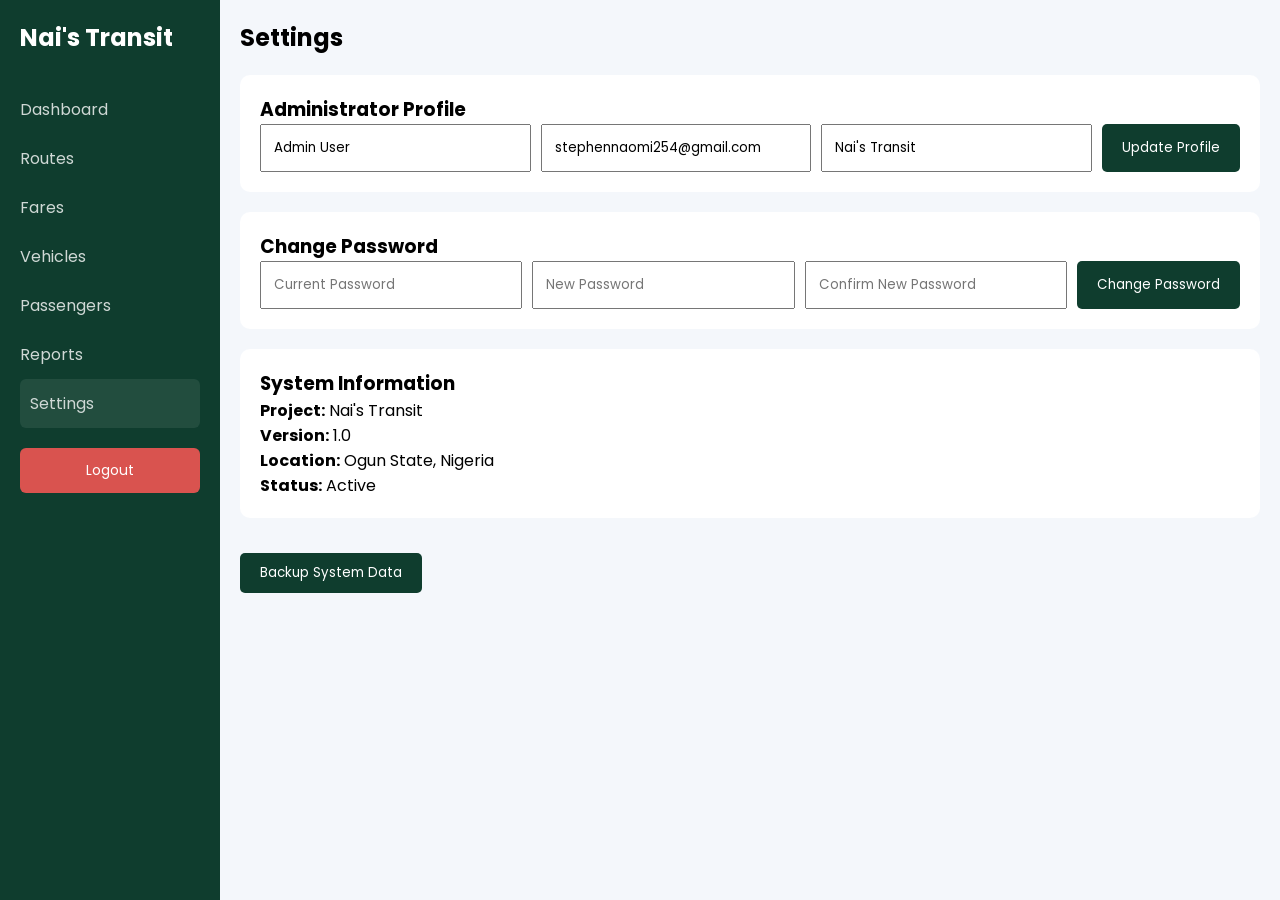
<file: settings.html>
<!DOCTYPE html>
<html lang="en">

<head>
    <meta charset="UTF-8">
    <meta name="viewport" content="width=device-width, initial-scale=1.0">
    <title>Settings | Nai's Transit</title>
    <link rel="stylesheet" href="routes.css">
    <link rel="stylesheet" href="sidebar.css">
    <link rel="preconnect" href="https://fonts.googleapis.com">
    <link rel="preconnect" href="https://fonts.gstatic.com" crossorigin>
    <link rel="stylesheet"
        href="https://fonts.googleapis.com/css2?family=Poppins:wght@300;400;500;600;700&display=swap">
</head>

<body>
    <!-- SIDEBAR  -->
    <button id="menuBtn">≡</button>
    <div class="overlay"></div>
    <div class="sidebar">
        <h2>Nai's Transit</h2>
        <ul>
            <li><a href="dashboard.html">Dashboard</a></li>
            <li><a href="routes.html">Routes</a></li>
            <li><a href="fares.html">Fares</a></li>
            <li><a href="vehicles.html">Vehicles</a></li>
            <li><a href="passenger.html">Passengers</a></li>
            <li><a href="report.html">Reports</a></li>
            <li class="active"><a href="settings.html">Settings</a></li>
        </ul>
        <a href="login.html" class="logout">Logout</a>
    </div>
    <!-- MAIN CONTENT  -->
    <div class="main">
        <div class="topbar">
            <h2>Settings</h2>
        </div>
        <div class="form-box">
            <h3>Administrator Profile</h3>
            <form id="profileForm">
                <input type="text" value="Admin User" placeholder="Full Name">
                <input type="email" value="stephennaomi254@gmail.com" placeholder="Email Address">
                <input type="text" value="Nai's Transit" placeholder="System Name">
                <button type="submit">Update Profile</button>
            </form>
        </div>
        <div class="form-box">
            <h3>Change Password</h3>
            <form id="passwordForm">
                <input type="password" id="currentPassword" placeholder="Current Password">
                <input type="password" id="newPassword" placeholder="New Password">
                <input type="password" id="confirmPassword" placeholder="Confirm New Password">
                <button type="submit">Change Password</button>
            </form>
        </div>
        <div class="form-box">
            <h3>System Information</h3>
            <p><strong>Project:</strong> Nai's Transit</p>
            <p><strong>Version:</strong> 1.0</p>
            <p><strong>Location:</strong> Ogun State, Nigeria</p>
            <p><strong>Status:</strong> Active</p>
        </div>
        <button class="backup-btn">Backup System Data</button>
    </div>
    <script>
        const menuBtn = document.getElementById("menuBtn");
        const sidebar = document.querySelector(".sidebar");
        const overlay = document.querySelector(".overlay");

        menuBtn.addEventListener("click", () => {

            sidebar.classList.toggle("show");
            overlay.classList.toggle("show");

            if (sidebar.classList.contains("show")) {
                menuBtn.style.opacity = "0";
            } else {
                menuBtn.style.opacity = "1";
            }

        });

        overlay.addEventListener("click", () => {

            sidebar.classList.remove("show");
            overlay.classList.remove("show");
            menuBtn.style.opacity = "1";

        });

        document.querySelectorAll(".sidebar a").forEach(link => {

            link.addEventListener("click", () => {

                sidebar.classList.remove("show");
                overlay.classList.remove("show");
                menuBtn.style.opacity = "1";

            });

        });
    </script>
    <script>

        const passwordForm =
            document.getElementById("passwordForm");

        passwordForm.addEventListener("submit", function (e) {

            e.preventDefault();

            const currentPassword =
                document.getElementById("currentPassword").value;

            const newPassword =
                document.getElementById("newPassword").value;

            const confirmPassword =
                document.getElementById("confirmPassword").value;

            const user =
                JSON.parse(localStorage.getItem("user"));

            if (currentPassword !== user.password) {
                alert("Current password is incorrect");
                return;
            }

            if (newPassword !== confirmPassword) {
                alert("New passwords do not match");
                return;
            }

            user.password = newPassword;

            localStorage.setItem(
                "user",
                JSON.stringify(user)
            );

            alert("Password Changed Successfully");

            passwordForm.reset();

        }); 
    </script>
</body>

</html>
</file>
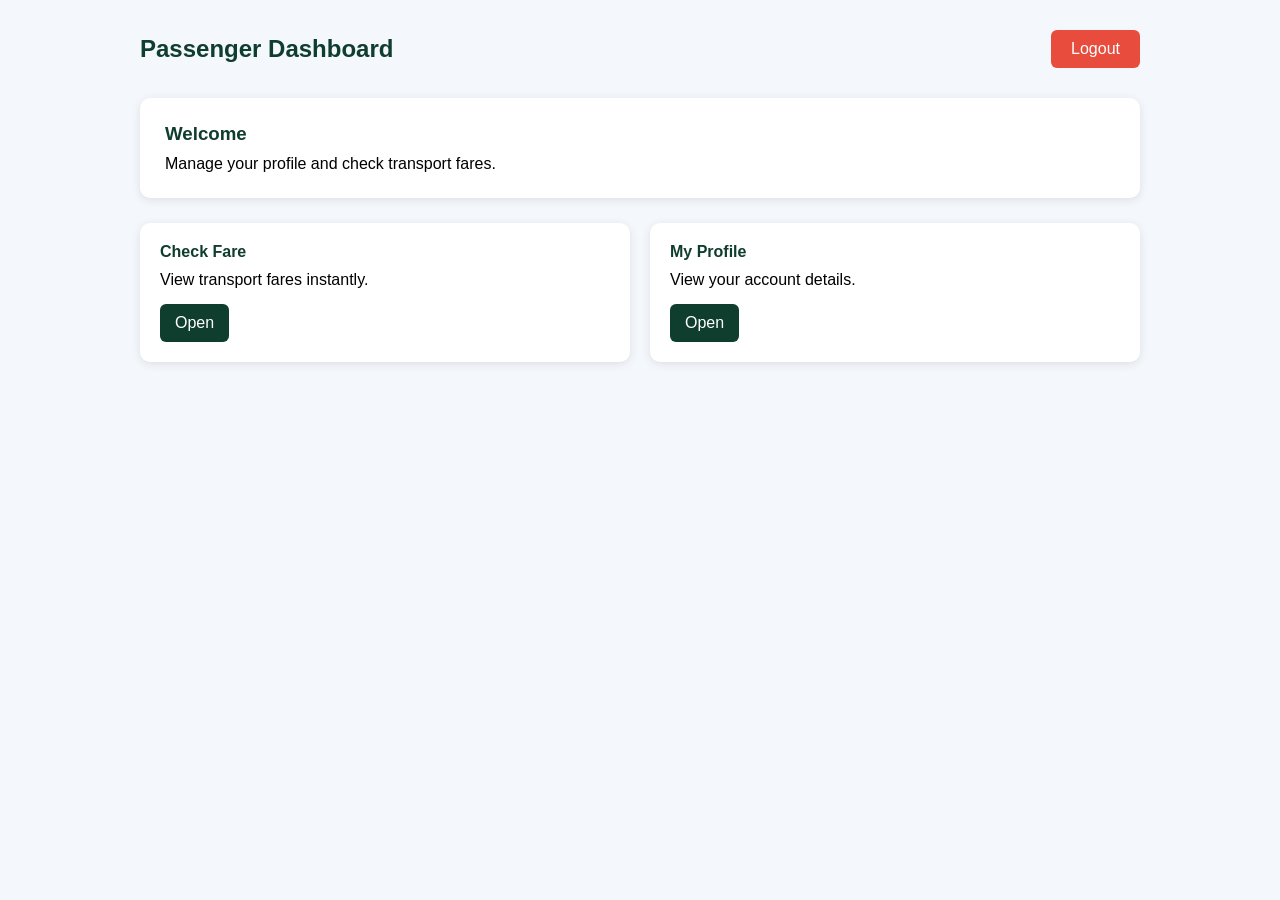
<file: user-dashboard.html>
<!DOCTYPE html>
<html lang="en">

<head>
    <meta charset="UTF-8">
    <meta name="viewport" content="width=device-width, initial-scale=1.0">
    <title>Passenger Dashboard | Nai's Transit</title>
    <link rel="stylesheet" href="user-dashboard.css">
</head>

<body>

    <div class="dashboard">

        <div class="header">
            <h2>Passenger Dashboard</h2>
            <a href="index.html" class="logout">Logout</a>
        </div>

        <div class="welcome-card">
            <h3 id="welcomeText">Welcome</h3>
            <p>Manage your profile and check transport fares.</p>
        </div>

        <div class="cards">

            <div class="card">
                <h4>Check Fare</h4>
                <p>View transport fares instantly.</p>
                <a href="checkfare.html">Open</a>
            </div>

            <div class="card">
                <h4>My Profile</h4>
                <p>View your account details.</p>
                <a href="profile.html">Open</a>
            </div>

        </div>

    </div>

    <script>
        const passenger = JSON.parse(localStorage.getItem("passenger"));

        if (passenger) {
            document.getElementById("welcomeText").textContent =
                "Welcome, " + passenger.username;
        }
    </script>

</body>

</html>
</file>
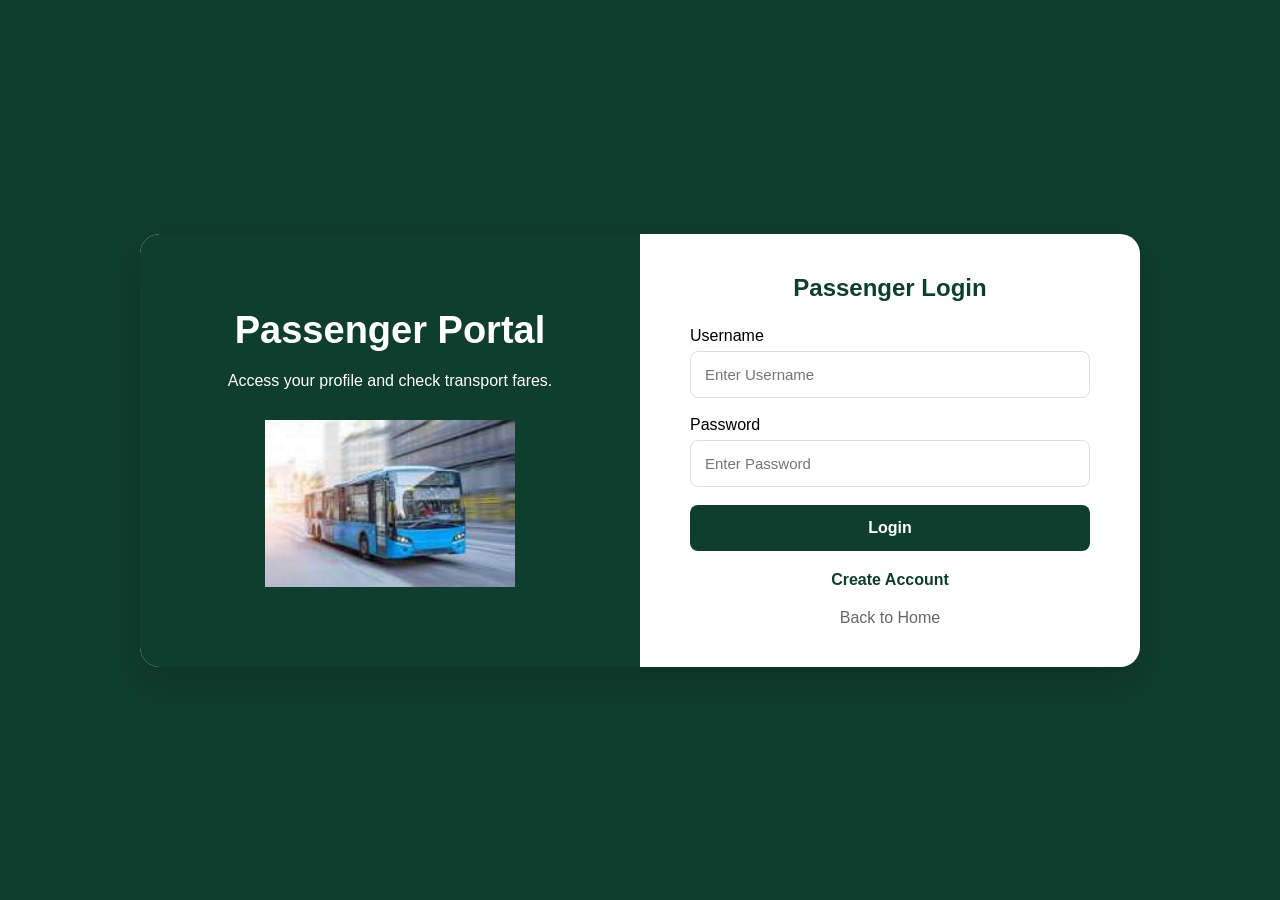
<file: user-login.html>
<!DOCTYPE html>
<html lang="en">

<head>
    <meta charset="UTF-8">
    <meta name="viewport" content="width=device-width, initial-scale=1.0">
    <title>Passenger Login</title>
    <link rel="stylesheet" href="user-login.css">
</head>

<body>

    <div class="container">

        <div class="left-section">
            <div class="content">
                <h1>Passenger Portal</h1>
                <p>
                    Access your profile and check transport fares.
                </p>
                <img src="image/download.jpeg" alt="bus">
            </div>
        </div>

        <div class="right-section">

            <div class="login-box">

                <h2>Passenger Login</h2>

                <form id="userLoginForm">

                    <div class="input-group">
                        <label>Username</label>
                        <input type="text" id="username" placeholder="Enter Username">
                    </div>

                    <div class="input-group">
                        <label>Password</label>
                        <input type="password" id="password" placeholder="Enter Password">
                    </div>

                    <button type="submit">
                        Login
                    </button>

                </form>

                <div class="links">
                    <a href="user-register.html">
                        Create Account
                    </a>
                </div>

                <a class="home-link" href="index.html">
                    Back to Home
                </a>

            </div>

        </div>

    </div>

    <script>

        const userLoginForm =
            document.getElementById("userLoginForm");

        userLoginForm.addEventListener("submit", function (e) {

            e.preventDefault();

            const username =
                document.getElementById("username").value.trim();

            const password =
                document.getElementById("password").value.trim();

            const storedUser =
                JSON.parse(localStorage.getItem("passenger"));

            if (!storedUser) {

                alert("No passenger account found. Please register first.");
                return;

            }

            if (
                username === storedUser.username &&
                password === storedUser.password
            ) {

                alert("Login Successful!");

                window.location.href =
                    "user-dashboard.html";

            }
            else {

                alert("Incorrect username or password.");

            }

        });

    </script>


</body>

</html>
</file>
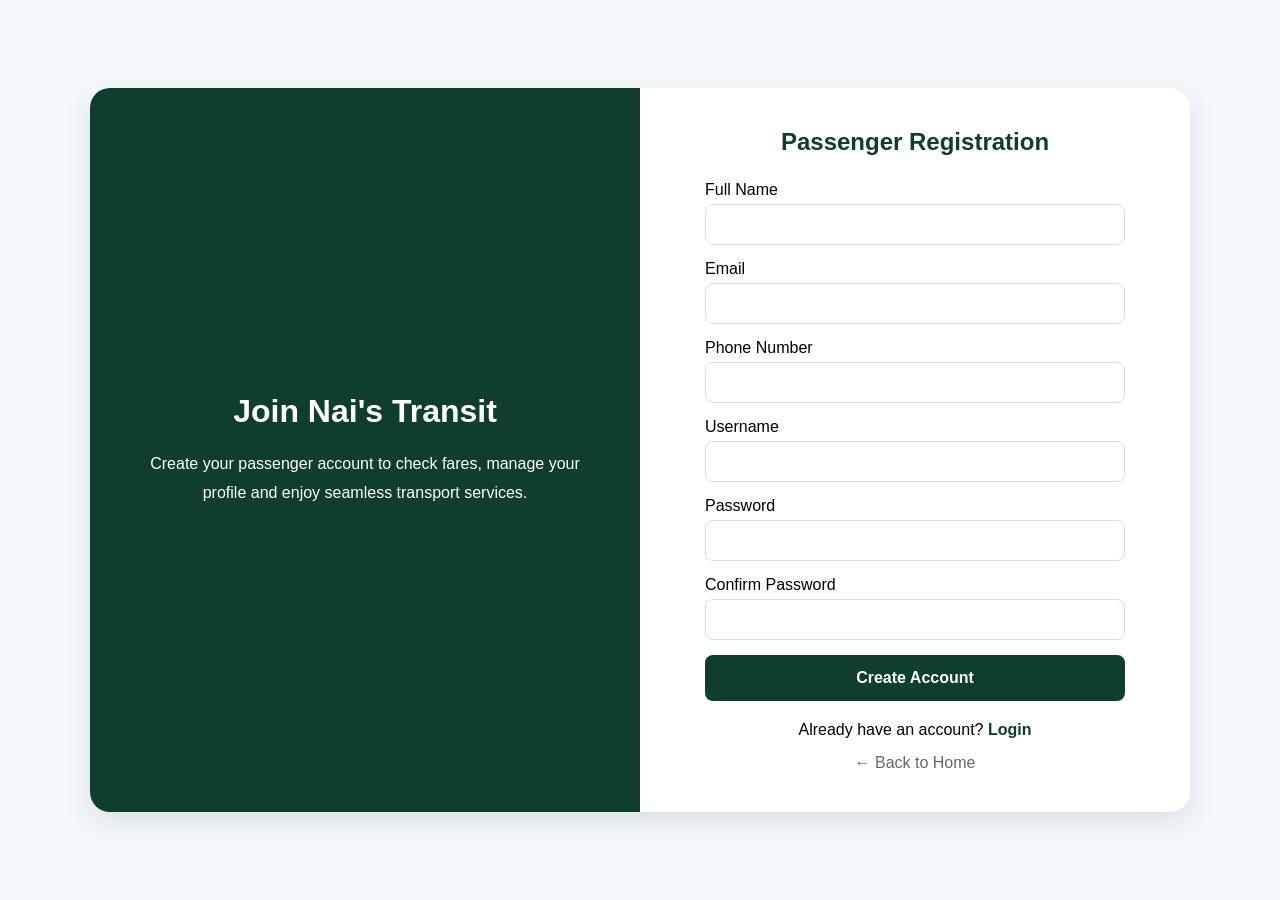
<file: user-register.html>
<!DOCTYPE html>
<html lang="en">

<head>
    <meta charset="UTF-8">
    <meta name="viewport" content="width=device-width, initial-scale=1.0">
    <title>Passenger Registration</title>
    <link rel="stylesheet" href="user-register.css">
</head>

<body>

    <div class="container">

        <div class="left-section">

            <div class="content">

                <h1>Join Nai's Transit</h1>

                <p>
                    Create your passenger account to check fares,
                    manage your profile and enjoy seamless transport services.
                </p>

            </div>

        </div>

        <div class="right-section">

            <div class="register-box">

                <h2>Passenger Registration</h2>

                <form id="userRegisterForm">

                    <div class="input-group">
                        <label>Full Name</label>
                        <input type="text" id="fullName">
                    </div>

                    <div class="input-group">
                        <label>Email</label>
                        <input type="email" id="email">
                    </div>

                    <div class="input-group">
                        <label>Phone Number</label>
                        <input type="tel" id="phone">
                    </div>

                    <div class="input-group">
                        <label>Username</label>
                        <input type="text" id="username">
                    </div>

                    <div class="input-group">
                        <label>Password</label>
                        <input type="password" id="password">
                    </div>

                    <div class="input-group">
                        <label>Confirm Password</label>
                        <input type="password" id="confirmPassword">
                    </div>

                    <button type="submit">
                        Create Account
                    </button>

                </form>

                <div class="login-link">
                    Already have an account?
                    <a href="user-login.html">
                        Login
                    </a>
                </div>

                <a href="index.html" class="home-link">
                    ← Back to Home
                </a>

            </div>

        </div>

    </div>

    <script>

        const form =
            document.getElementById("userRegisterForm");

        form.addEventListener("submit", function (e) {

            e.preventDefault();

            const fullName =
                document.getElementById("fullName").value;

            const email =
                document.getElementById("email").value;

            const phone =
                document.getElementById("phone").value;

            const username =
                document.getElementById("username").value;

            const password =
                document.getElementById("password").value;

            const confirmPassword =
                document.getElementById("confirmPassword").value;

            if (
                fullName === "" ||
                email === "" ||
                phone === "" ||
                username === "" ||
                password === "" ||
                confirmPassword === ""
            ) {
                alert("Please fill all fields");
                return;
            }

            if (password !== confirmPassword) {
                alert("Passwords do not match");
                return;
            }

            const passenger = {
                fullName,
                email,
                phone,
                username,
                password
            };

            localStorage.setItem(
                "passenger",
                JSON.stringify(passenger)
            );

            alert("Registration Successful");

            window.location.href =
                "user-login.html";

        });

    </script>

</body>

</html>
</file>
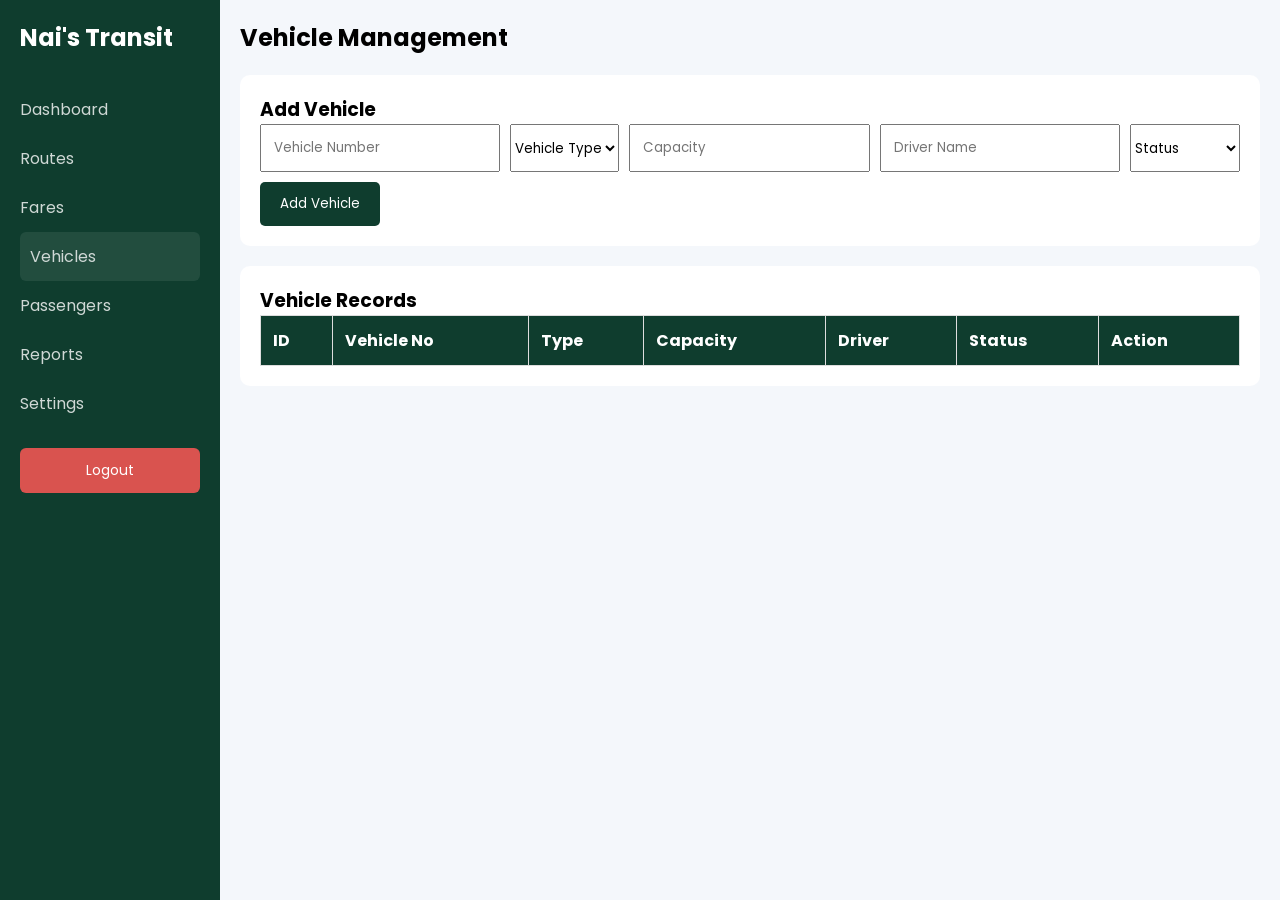
<file: vehicles.html>
<!DOCTYPE html>
<html lang="en">

<head>
    <meta charset="UTF-8">
    <meta name="viewport" content="width=device-width, initial-scale=1.0">
    <title>vehicles | Nai's Transit</title>
    <link rel="stylesheet" href="routes.css">
    <link rel="stylesheet" href="sidebar.css">
    <link rel="preconnect" href="https://fonts.googleapis.com">
    <link rel="preconnect" href="https://fonts.gstatic.com" crossorigin>
    <link rel="stylesheet"
        href="https://fonts.googleapis.com/css2?family=Poppins:wght@300;400;500;600;700&display=swap">

</head>

<body>
    <!-- SIDEBAR  -->
    <button id="menuBtn">≡</button>
    <div class="overlay"></div>
    <div class="sidebar">
        <h2>Nai's Transit</h2>
        <ul>
            <li><a href="dashboard.html">Dashboard</a></li>
            <li><a href="routes.html">Routes</a></li>
            <li><a href="fares.html">Fares</a></li>
            <li class="active"><a href="vehicles.html">Vehicles</a></li>
            <li><a href="passenger.html">Passengers</a></li>
            <li><a href="report.html">Reports</a></li>
            <li><a href="settings.html">Settings</a></li>
        </ul>
        <a href="login.html" class="logout">Logout</a>
    </div>
    <!-- MAIN CONTENT  -->
    <div class="main">
        <div class="topbar">
            <h2>Vehicle Management</h2>
        </div>
        <div class="form-box">
            <h3>Add Vehicle</h3>
            <form id="vehicleForm">
                <input type="text" id="vehicleNumber" placeholder="Vehicle Number">
                <select id="vehicleType">
                    <option value="">Vehicle Type</option>
                    <option>Luxery Bus</option>
                    <option>Mini Bus</option>
                    <option>Coaster Bus</option>
                </select>
                <input type="number" id="capacity" placeholder="Capacity">
                <input type="text" id="driverName" placeholder="Driver Name">
                <select id="status">
                    <option value="">Status</option>
                    <option>Active</option>
                    <option>Maintenance</option>
                    <option>Inactive</option>
                </select>
                <button type="submit">Add Vehicle</button>
            </form>
        </div>
        <div class="table-box">
            <h3>Vehicle Records</h3>
            <table>
                <thead>
                    <tr>
                        <th>ID</th>
                        <th>Vehicle No</th>
                        <th>Type</th>
                        <th>Capacity</th>
                        <th>Driver</th>
                        <th>Status</th>
                        <th>Action</th>
                    </tr>
                </thead>
                <tbody id="vehicleTableBody">
                    <tr>
                        <td>1</td>
                        <td>OGN-101</td>
                        <td>Luxury Bus</td>
                        <td>50</td>
                        <td>Adewale Ogunleye</td>
                        <td class="status-active">Active</td>
                        <td>
                            <button>Edit</button>
                            <button>Delete</button>
                        </td>
                    </tr>
                    <tr>
                        <td>2</td>
                        <td>OGN-202</td>
                        <td>Mini Bus</td>
                        <td>18</td>
                        <td>Kehinde Akinola</td>
                        <td class="status-active">Active</td>
                        <td>
                            <button>Edit</button>
                            <button>Delete</button>
                        </td>
                    </tr>
                    <tr>
                        <td>3</td>
                        <td>OGN-303</td>
                        <td>Coaster Bus</td>
                        <td>30</td>
                        <td>Mariam Salako</td>
                        <td class="status-inactive">Inactive</td>
                        <td>
                            <button>Edit</button>
                            <button>Delete</button>
                        </td>
                    </tr>
                </tbody>
            </table>
        </div>
    </div>
    <script>
        let vehicles = JSON.parse(localStorage.getItem("vehicles")) || [];
        const form = document.getElementById("vehicleForm");
        const tableBody = document.getElementById("vehicleTableBody");
        function displayVehicles() {
            tableBody.innerHTML = "";
            vehicles.forEach((vehicle, index) => {
                tableBody.innerHTML += `
                    <tr>
                        <td>${index + 1}</td>    
                        <td>${vehicle.number}</td>    
                        <td>${vehicle.type}</td>    
                        <td>${vehicle.capacity}</td>    
                        <td>${vehicle.driver}</td>    
                        <td>${vehicle.status}</td>    
                        <td>
                            <button onclick="deleteVehicle(${index})">Delete</button>
                        </td>    
                    </tr>
                `;
            });
        }
        form.addEventListener("submit", function (e) {
            e.preventDefault();
            const vehicleNumber = document.getElementById("vehicleNumber").value;
            const vehicleType = document.getElementById("vehicleType").value;
            const capacity = document.getElementById("capacity").value;
            const driverName = document.getElementById("driverName").value;
            const status = document.getElementById("status").value;

            if (
                vehicleNumber === "" ||
                vehicleType === "" ||
                capacity === "" ||
                driverName === "" ||
                status === ""
            ) {
                alert("Please fill all fields")
                return;
            }
            vehicles.push({
                number: vehicleNumber,
                type: vehicleType,
                capacity: capacity,
                driver: driverName,
                status: status
            });
            localStorage.setItem(
                "vehicles",
                JSON.stringify(vehicles)
            );
            form.reset();
            displayVehicles();
        });
        function deleteVehicle(index) {
            if (confirm("Delete this vehicle?")) {
                vehicles.splice(index, 1);
                localStorage.setItem(
                    "vehicles",
                    JSON.stringify(vehicles)
                );
                displayVehicles();
            }
        }
        displayVehicles();
    </script>
    <script>
        const menuBtn = document.getElementById("menuBtn");
        const sidebar = document.querySelector(".sidebar");
        const overlay = document.querySelector(".overlay");

        menuBtn.addEventListener("click", () => {

            sidebar.classList.toggle("show");
            overlay.classList.toggle("show");

            if (sidebar.classList.contains("show")) {
                menuBtn.style.opacity = "0";
            } else {
                menuBtn.style.opacity = "1";
            }

        });

        overlay.addEventListener("click", () => {

            sidebar.classList.remove("show");
            overlay.classList.remove("show");
            menuBtn.style.opacity = "1";

        });

        document.querySelectorAll(".sidebar a").forEach(link => {

            link.addEventListener("click", () => {

                sidebar.classList.remove("show");
                overlay.classList.remove("show");
                menuBtn.style.opacity = "1";

            });

        });
    </script>
</body>

</html>
</file>
<file: styles.css>
/* GOOGLE FONT */
@import url('https://fonts.googleapis.com/css2?family=Poppins:wght@300;400;500;600;700&display=swap');
*{
    margin: 0;
    padding: 0;
    box-sizing: border-box;
    font-family: 'Poppins', sans-serif;    
}

/* Body  */

body {
    background-color: #f8fafc;
    color: #222;
    line-height: 1.6;
}

/* NAVBAR */

.navbar{
    display: flex;
    justify-content: space-between;
    align-items: center;
    padding: 20px 8%;
    background-color: white;
    box-shadow: 0 2px 15px rgba(0,0,0,0.05);
    position: sticky;
    top: 0;
    z-index: 100;

}
.hamburger{
    display: none;
    cursor: pointer;
    color: black;
}

.hamburger img{
    width: 20px;
    height: 20px;
    display: block;
} 

.logo h2{
    color: #16a34a;
    font-size: 28px;
}

.nav-links{
    display: flex;
    list-style: none;
    gap: 30px;
}

.nav-links a{
    text-decoration: none;
    color: #333;
    font-weight: 500;
    transition: .3s;
}

.nav-links a:hover{
    color: #16a34a;
}

.nav-buttons{
    display: flex;
    gap: 15px;
}

.login-btn, .register-btn{
    text-decoration: none;
    padding: 10px 20px;
    border-radius: 8px;
    transition: .3s;
}

.login-btn{
    color: #16a34a;
    border: 2px solid #16a34a;
}

.register-btn{
    background-color: #16a34a;
    color: white;
}

.register-btn:hover{
    background-color: #15803d;
}

/* HERO SECTION  */
.hero{
    min-height: 90vh;
    display: flex;
    justify-content: space-between;
    align-items: center;
    padding: 80px 8%;
    gap: 50px;
    background-image: url(image/download\ \(1\).jpeg);
    background:linear-gradient(rgba(0,0,0,0.5),rgba(0,0,0,0.5)), url(image/download\ \(1\).jpeg);
    background-repeat: no-repeat;
    background-size: cover;
    background-position: center;

}

.hero-text{
    flex: 1;
}
.hero-text h1{
    font-size: 55px;
    line-height: 1.2;
    margin-bottom: 20px;
    color: #16a34a;
}
.hero-text p{
    font-size: 18px;
    color: #f8fafc;
    margin-bottom: 30px;
}
.hero-buttons{
    display: flex;
    gap: 15px;
}

.btn-primary{
    background-color: #16a34a;
    color: white;
    padding: 14px 28px;
    border-radius: 10px;
    text-decoration: none;
    font-weight: 600;
}

.btn-secondary{
    border: 2px solid #16a34a;
    color: #16a34a;
    padding: 14px 28px;
    border-radius: 10px;
    text-decoration: none;
    font-weight: 600px;

}

.hero-image{
    flex: 1;
}

.hero-image img{
    width: 100%;
    max-width: 600px;
}


/* Features */
.features{
    padding: 100px 8%;
    text-align: center;
}

.features h2{
    font-size: 40px;
    margin-bottom: 50px;
}
.feature-container{
    display: grid;
    grid-template-columns: repeat(auto-fit,minmax(250px,1fr));
    gap: 25px;
}
.feature-card{
    background-color: white;
    padding: 35px;
    border-radius: 15px;
    box-shadow: 0 5px 20px rgba(0,0,0,0.05);
    transition: 0.3s;
}
.feature-card:hover{
    transform: translateY(-10px);
}
.feature-card h3{
    margin-bottom: 15px;
    color: #16a34a;
}

/* HOW IT WORKS */

.how-it-works{
    padding: 100px 8%;
    text-align: center;
}
.steps{
    display: flex;
    justify-content: center;
    gap: 30px;
    flex-wrap: wrap;
    margin-top: 40px;
}
.step{
    background-color: white;
    width: 180px;
    padding: 30px;
    border-radius: 15px;
    box-shadow: 0 5px 20px rgba(0,0,0,0.05);
}

.step h3{
    width: 60px;
    height: 60px;
    background-color: #16a34a;
    color: white;
    margin: auto;
    border-radius: 50%;
    display: flex;
    justify-content: center;
    align-items: center;
    margin-bottom: 15px;
}

/* ROUTES */
.routes{
    padding: 100px 8%;
    text-align: center;
}
.route-cards{
    display: grid;
    grid-template-columns: repeat(auto-fit,minmax(250px,1fr));
    gap: 25px;
    margin-top: 10px;
}
.route-card{
    background-color: white;
    padding: 30px;
    border-radius: 15px;
    box-shadow: 0 5px 20px rgba(0,0,0,0.05);
}
.route-card p{
    color: #16a34a;
    font-weight: 700;
    font-size: 22px;
    margin-top: 10px;
}

/* STATISTICS */
.statistics{
    background-color: #16a34a;
    color: white;
    padding: 80px 8%;
    display: flex;
    justify-content: center;
    gap: 60px;
    flex-wrap: wrap;
}
.stat-card{
    text-align: center;
}
.stat-card h2{
    font-size: 45px;
}

/* CTA SECTION  */
.cta{
    padding: 100px 8%;
    text-align: center;
}
.cta h2{
    font-size: 40px;
    margin-bottom: 30px;
}

/* FOOTER  */
footer{
    background-color: #111827;
    color: white;
    text-align: center;
    padding: 40px;
}
.footer-content h3{
    margin-bottom: 10px;
}

/* RESPONSIVENESS */
@media(max-width:2652px)
{
    img{
        display: none;  
    }
}
/* @media(max-width:845px){
    img{
        display: none;
    }
    .hero{
        background:linear-gradient(rgba(0,0,0,0.5),rgba(0,0,0,0.5)), url(image/download\ \(1\).jpeg);
        background-repeat: no-repeat;
        background-size: cover;
        background-position: center;
    }
    .hero-text h1{
        color: #16a34a;
    }

} */
@media(max-width:769px){
    .navbar{
        /* flex-direction: column; */
        gap: 20px;
    }
    .hero{
        flex-direction: column;
        text-align: center;
    }
    .hero-text h1{
        font-size: 40px;
    }
    .hero-image{
        display: none;
    }
    /* img{
        display: none;
    } */
    .nav-links{
        flex-wrap: wrap;
        justify-content: center;
    }
    .statistics{
        flex-direction: column;
    }
    .hero-buttons{
        justify-content: center;
    }
}

@media(max-width:979px){
    .hamburger{
        display: block;
        cursor: pointer;
    }
    .nav-links{
        /* display: none; */
        flex-direction: column;
        position: absolute;
        top: 100%;
        left: 0;
        background-color: white;
        width: 220px;
        display: flex;
        flex-direction: column;
        align-items: center;
        gap: 1rem;
        padding: 1rem;
        border-radius: 10px;
        box-shadow: 0 5px 15px rgba(0,0,0,0.1);
        list-style: none;
        font-size: 15px;
        opacity: 0;
        visibility: hidden;
        transform: translateY(-10px);
        transition: all 0.3s ease;
    }
    /* .nav-links li{
        background-color: #f8fafc;
        text-align: center;
        padding: 10px;
        border-radius: 10px;
    } */
    .nav-links.active{
        /* display: flex; */
        opacity: 1;
        visibility: visible;
        transform: translateY(0);
    }
    .navbar{
        justify-content: space-between;
        gap: 10px;
        position: relative;
    }
}

@media(max-width: 530px){
    .login-btn, .register-btn{
        padding: 5px 10px ;
    }
    .logo h2{
        font-size: 20px;
    }
    .hamburger img{
        height: 15px;
        width: 15px;
    }
}
@media(max-width:412px){
    .login-btn, .register-btn{
        padding: 2px 5px ;
        font-size: 12px;
    }
}
</file>
<file: sidebar.css>
/* SIDEBAR  */
.sidebar{
    width: 220px;
    background-color: #0f3d2e;
    color: white;
    padding: 20px;
    position: fixed;
    top: 0;
    left: 0;
    bottom: 0;
    overflow-y: auto;
}
.sidebar a{
    color: white;
    text-decoration: none;
    display: block;
}
.sidebar h2{
    margin-bottom: 30px;
    /* margin-left: 60px; */
}
.sidebar ul{
    list-style: none;
}
.sidebar ul li{
    padding: 12px 0;
    cursor: pointer;
    opacity: 0.8;
}
.sidebar ul li:hover{
    opacity: 1;
}
/* ACTIVE MENU  */
.sidebar ul li.active{
    background-color: rgba(255, 255, 255, 0.1);
    padding-left: 10px;
    border-radius: 6px;
}
/* LOGOUT  */
.logout{
    /* position: absolute; */
    /* bottom: 20px; */
    /* left: 20px; */
    /* right: 20px; */
    margin-top: 20px;
    width: 100%;
    display: block;
    text-align: center;
    padding: 12px;
    background-color: #d9534f;
    color: white;
    text-decoration: none;
    border-radius: 6px;
    font-size: 14px;
}
.logout:hover{
    background-color: #c9302c;
}

#menuBtn{
    display: none;
    position: fixed;
    top: 15px;
    left: 15px;
    padding: 10px 15px;
    font-size: 20px;
    border-radius: 5px;
    border: none;
    background-color: #0f3d2e;
    color: white;
    cursor: pointer;
    z-index: 3000;
}

#overlay{
    position: fixed;
    inset: 0;
    background: rgba(0,0,0,0.4);
    backdrop-filter: blur(4px);
    opacity: 0;
    visibility: hidden;
    transition: 0.3s;
    z-index: 999;
}

#overlay.active{
    opacity: 1;
    visibility: visible;
}


@media (max-width: 768px) {
    .sidebar{
        position: fixed;
        top: 0;
        left: 0;
        width: 260px;
        height: 100vh;
        z-index: 1000;
        transform: translateX(-100%);
        transition: transform 0.35s ease;
    }

    .sidebar.show{
        transform: translateX(0);
    }
    .sidebar h2{
        margin-left: 50px;
    }

    #menuBtn{
        display: block;
        z-index: 1200;
        transition: 0.3s;
    } 
    .sidebar.show ~ #menuBtn{
        opacity: 0;
    }

    .sidebar.show + .main{
        pointer-events: none;
    }
    .main{
        margin-left: 0 !important;
        width: 100%;
    }
    .logout{
        position: static;
        width: 100%;
        margin-top: 20px;
    }
    /* #menuBtn{
        display: block;
        position: fixed;
        
    } */
}
</file>
<file: routes.css>
*{
    margin: 0;
    padding: 0;
    box-sizing: border-box;
    font-family: 'Poppins',sans-sarif;
}
body{
    display: flex;
    background-color: #f4f7fb;
}
/* SIDEBAR  */
/* .sidebar{
    width: 220px;
    height: 100vh;
    background-color: #0f3d2e;
    color: white;
    padding: 20px;
    position: fixed;
}
.sidebar h2{
    margin-bottom: 30px;
}
.sidebar ul{
    list-style: none;
}
.sidebar ul li{
    margin-bottom: 15px;
}
.sidebar ul li a{
    color: white;
    text-decoration: none;
}
.active{
    background-color: rgba(255, 255, 255, 0.1);
    padding: 10px;
    border-radius: 6px;
} */
/* MAIN  */
.main{
    margin-left: 220px;
    width: 100%;
    padding: 20px;
}
.topbar{
    margin-bottom: 20px;
}
/* FORM  */
.form-box{
    background-color: white;
    padding: 20px;
    border-radius: 10px;
    margin-bottom: 20px;
}
.form-box form{
    display: flex;
    gap: 10px;
    flex-wrap: wrap;
}
.form-box input{
    padding: 12px;
    flex: 1;
    min-width: 200px;
}
.form-box button{
    padding: 12px 20px;
    background-color: #0f3d2e;
    color: white;
    border: none;
    border-radius: 5px;
    cursor: pointer;
}
/* TABLE  */
.table-box{
    background: white;
    padding: 20px;
    border-radius: 10px;
}
table{
    width: 100%;
    border-collapse: collapse;
}
table th, table td{
    border: 1px solid #ddd;
    padding: 12px;
    text-align: left;
}
th{
    background-color: #0f3d2e;
    color: white;
}
td button{
    padding: 8px 12px;
    margin-right: 5px;
    border: none;
    cursor: pointer;
    border-radius: 4px;
}

/* STATUS  */
.status-active{
    background-color: green;
    color: white;
    font-weight: 600;
    border-radius: 50px;
    /* margin: 5px 5px 5px 5px; */
    text-align: center;
}
.status-maintenance{
    background-color: orange;
    color: white;
    font-weight: 600;
    border-radius: 50px;
    text-align: center;
}
.status-inactive{
    background-color: red;
    color: white;
    font-weight: 600;
    border-radius: 50px;
    text-align: center;
}

.status-boarded{
    background-color: green;
    color: white;
    padding: 8px 18px;
    border-radius: 20px;
    font-weight: 600;
    text-align: center;
}
.status-waiting{
    background-color: orange;
    color: white;
    padding: 8px 18px;
    border-radius: 20px;
    font-weight: 600;
    text-align: center;
}

/* CARDS  */
.cards{
    display: grid;
    grid-template-columns: repeat(4,1fr);
    gap: 20px;
    margin-bottom: 20px;
}
.card{
    background-color: white;
    padding: 20px;
    border-radius: 10px;
    box-shadow: 0 2px 8px rgba(0, 0, 0, 0.1);
}
.card h4{
    color: #666;
    margin-bottom: 10px;
}
.card p{
    font-size: 24px;
    font-weight: bold;
    color: #0f3d2e;
}

/* BACKUP BUTTON  */
.backup-btn{
    margin-top: 15px;
    padding: 10px 20px;
    background-color: #0f3d2e;
    color: white;
    border: none;
    border-radius: 5px;
    cursor: pointer;
}
.overlay{
    position: fixed;
    inset: 0;
    background: rgba(0,0,0,0.3);
    backdrop-filter: blur(4px);
    opacity: 0;
    visibility: hidden;
    transition: 0.3s ease;
    z-index: 900;
}

.overlay.show{
    opacity: 1;
    visibility: visible;
}

/* TABLETS */
@media screen and (max-width: 900px) {
    .main{
        margin-left: 220px;
        padding: 15px;
    }
    .form-box form{
        flex-direction: column;
    }
    .form-box input, .form-box button{
        width: 100%;
    }
}

/* PHONES */
@media screen and (max-width: 768px) {
    body{
        display: block;
    }
    .main{
        margin-left: 0 !important;
        width: 100% !important;
        padding: 15px;
        margin-top: 50px;
    }
    .form-box form{
        flex-direction: column;
    }
    .form-box input, .form-box button{
        width: 100%;
        min-width: 100%;
    }
    .table-box{
        overflow-x: auto;
    }
    table{
        min-width: 700px;
    }
}
</file>
<file: login.css>
*{
    margin: 0;
    padding: 0;
    box-sizing: border-box;
}

body{
    font-family: 'Poppins', sans-serif;
    background-color: #f4f7fb;
}
.container{
    min-height: 100vh;
    display: flex;
}

/* LEFT SIDE  */
.left-section{
    flex: 1;
    background-color: #16a34a;
    display: flex;
    justify-content: center;
    align-items: center;
    padding: 50px;
}
.content{
    text-align: center;
    color: white;
}
.content h1{
    font-size: 3rem;
    margin-bottom: 30px;
}
.content p{
    font-size: 1.1rem;
    line-height: 1.8;
    margin-bottom: 30px;
}
.content img{
    width: 100%;
    max-width: 400px;
}

/* RIGHT SIDE  */
.right-section{
    flex: 1;
    display: flex;
    justify-content: center;
    align-items: center;
}
.login-box{
    width: 100%;
    max-width: 450px;
    padding: 40px;
    max-height: 90vh;
    overflow-y: auto;
}
.login-box h2{
    font-size: 2rem;
    margin-bottom: 30px;
    color: #222;
}
.input-group{
    margin-bottom: 20px;
}
.input-group label{
    display: block;
    margin-bottom: 8px;
    font-weight: 500;
}
.input-group input{
    width: 100%;
    padding: 14px;
    border: 1px solid #ddd;
    border-radius: 10px;
    outline: none;
}
.input-group input:focus{
    border-color: #16a34a;
}
.remember{
    display: flex;
    align-items: center;
    gap: 10px;
    margin-bottom: 25px;
}
button{
    width: 100%;
    padding: 15px;
    background-color: #16a34a;
    color: white;
    border: none;
    border-radius: 10px;
    cursor: pointer;
    font-size: 1rem;
    font-weight: 600;
}
buttton:hover{
    background-color: #15803d;
}
.links{
    margin-top: 20px;
    display: flex;
    justify-content: space-between;
}
.links a{
    text-decoration: none;
    color: #16a34a;
    font-size: 0.95rem;
}


/* RESPONSIVENESS */
@media (max-width:900px) {
    .container{
        flex-direction: column;
    }
    .left-section{
        display: none;
    }
    .right-section{
        padding: 40px 20px;
    }
}
</file>
<file: profile.css>
*{
    margin:0;
    padding:0;
    box-sizing:border-box;
    font-family:'Poppins',sans-serif;
}

body{
    background:#f4f7fb;
    display:flex;
    justify-content:center;
    align-items:center;
    min-height:100vh;
}

.profile-container{
    width:90%;
    max-width:500px;
    background:white;
    padding:30px;
    border-radius:12px;
    box-shadow:0 5px 20px rgba(0,0,0,0.1);
}

.profile-container h2{
    text-align:center;
    color:#0f3d2e;
    margin-bottom:20px;
}

.input-group{
    margin-bottom:15px;
}

.input-group label{
    display:block;
    margin-bottom:5px;
    font-weight:500;
}

.input-group input{
    width:100%;
    padding:12px;
    border:1px solid #ddd;
    border-radius:6px;
}

button{
    width:100%;
    padding:12px;
    border:none;
    background:#0f3d2e;
    color:white;
    border-radius:6px;
    cursor:pointer;
}

button:hover{
    opacity:0.9;
}

.back-btn{
    display:block;
    text-align:center;
    margin-top:15px;
    text-decoration:none;
    color:#0f3d2e;
    font-weight:600;
}
</file>
<file: user-dashboard.css>
* {
    margin: 0;
    padding: 0;
    box-sizing: border-box;
    font-family: Poppins, sans-serif;
}

body {
    background: #f4f7fb;
    padding: 30px;
}

.dashboard {
    max-width: 1000px;
    margin: auto;
}

.header {
    display: flex;
    justify-content: space-between;
    align-items: center;
    margin-bottom: 30px;
}

.header h2 {
    color: #0f3d2e;
}

.logout {
    text-decoration: none;
    background: #e74c3c;
    color: white;
    padding: 10px 20px;
    border-radius: 6px;
}

.welcome-card {
    background: white;
    padding: 25px;
    border-radius: 10px;
    margin-bottom: 25px;
    box-shadow: 0 2px 10px rgba(0, 0, 0, .1);
}

.welcome-card h3 {
    color: #0f3d2e;
    margin-bottom: 10px;
}

.cards {
    display: grid;
    grid-template-columns: repeat(auto-fit, minmax(250px, 1fr));
    gap: 20px;
}

.card {
    background: white;
    padding: 20px;
    border-radius: 10px;
    box-shadow: 0 2px 10px rgba(0, 0, 0, .1);
}

.card h4 {
    color: #0f3d2e;
    margin-bottom: 10px;
}

.card p {
    margin-bottom: 15px;
}

.card a {
    text-decoration: none;
    background: #0f3d2e;
    color: white;
    padding: 10px 15px;
    border-radius: 6px;
    display: inline-block;
}
</file>
<file: user-login.css>
* {
    margin: 0;
    padding: 0;
    box-sizing: border-box;
    font-family: 'Poppins', sans-serif;
}

body {
    min-height: 100vh;
    display: flex;
    justify-content: center;
    align-items: center;
    background: linear-gradient(135deg, #0f3d2e, #0f3d2e);
    padding: 20px;
}

.container {
    width: 100%;
    max-width: 1000px;
    background: white;
    border-radius: 20px;
    overflow: hidden;
    display: flex;
    box-shadow: 0 15px 40px rgba(0, 0, 0, 0.15);
}

/* LEFT SIDE */

.left-section {
    flex: 1;
    background: linear-gradient(135deg, #0f3d2e, #0f3d2e);
    color: white;
    display: flex;
    justify-content: center;
    align-items: center;
    padding: 40px;
}

.content {
    text-align: center;
}

.content h1 {
    font-size: 38px;
    margin-bottom: 15px;
}

.content p {
    line-height: 1.8;
    margin-bottom: 25px;
}

.content img {
    width: 250px;
    max-width: 100%;
}

/* RIGHT SIDE */

.right-section {
    flex: 1;
    display: flex;
    justify-content: center;
    align-items: center;
    padding: 40px;
}

.login-box {
    width: 100%;
    max-width: 400px;
}

.login-box h2 {
    text-align: center;
    margin-bottom: 25px;
    color: #0f3d2e;
}

/* INPUTS */

.input-group {
    margin-bottom: 18px;
}

.input-group label {
    display: block;
    margin-bottom: 6px;
    font-weight: 500;
}

.input-group input {
    width: 100%;
    padding: 14px;
    border: 1px solid #ddd;
    border-radius: 8px;
    font-size: 15px;
}

.input-group input:focus {
    outline: none;
    border-color: #0f3d2e;
}

/* BUTTON */

button {
    width: 100%;
    padding: 14px;
    border: none;
    border-radius: 8px;
    background: #0f3d2e;
    color: white;
    font-size: 16px;
    font-weight: 600;
    cursor: pointer;
    transition: .3s;
}

button:hover {
    background: #0f3d2e;
}

/* LINKS */

.links {
    text-align: center;
    margin-top: 20px;
}

.links a {
    text-decoration: none;
    color: #0f3d2e;
    font-weight: 600;
}

.links a:hover {
    text-decoration: underline;
}

/* REGISTER BOX */

.register-link {
    margin-top: 20px;
    text-align: center;
    color: #666;
}

.register-link a {
    color: #0f3d2e;
    text-decoration: none;
    font-weight: 600;
}

.register-link a:hover {
    text-decoration: underline;
}

/* HOME LINK */

.home-link {
    display: block;
    text-align: center;
    margin-top: 20px;
    color: #666;
    text-decoration: none;
}

.home-link:hover {
    color: #0f3d2e;
}

/* MOBILE */

@media screen and (max-width:768px) {

    .container {
        flex-direction: column;
    }

    .left-section {
        padding: 30px;
    }

    .content h1 {
        font-size: 28px;
    }

    .right-section {
        padding: 25px;
    }

}
</file>
<file: user-register.css>
* {
    margin: 0;
    padding: 0;
    box-sizing: border-box;
    font-family: 'Poppins', sans-serif;
}

body {
    min-height: 100vh;
    display: flex;
    justify-content: center;
    align-items: center;
    background: #f4f7fb;
    padding: 20px;
}

.container {
    width: 100%;
    max-width: 1100px;
    background: white;
    border-radius: 20px;
    overflow: hidden;
    display: flex;
    box-shadow: 0 10px 30px rgba(0, 0, 0, .1);
}

.left-section {
    flex: 1;
    background: #0f3d2e;
    color: white;
    display: flex;
    justify-content: center;
    align-items: center;
    padding: 40px;
}

.content {
    text-align: center;
}

.content h1 {
    margin-bottom: 20px;
}

.content p {
    line-height: 1.8;
}

.right-section {
    flex: 1;
    display: flex;
    justify-content: center;
    align-items: center;
    padding: 40px;
}

.register-box {
    width: 100%;
    max-width: 420px;
}

.register-box h2 {
    text-align: center;
    margin-bottom: 25px;
    color: #0f3d2e;
}

.input-group {
    margin-bottom: 15px;
}

.input-group label {
    display: block;
    margin-bottom: 5px;
    font-weight: 500;
}

.input-group input {
    width: 100%;
    padding: 12px;
    border: 1px solid #ddd;
    border-radius: 8px;
}

.input-group input:focus {
    outline: none;
    border-color: #0f3d2e;
}

button {
    width: 100%;
    padding: 14px;
    border: none;
    border-radius: 8px;
    background: #0f3d2e;
    color: white;
    cursor: pointer;
    font-size: 16px;
    font-weight: 600;
}

.login-link {
    margin-top: 20px;
    text-align: center;
}

.login-link a {
    color: #0f3d2e;
    text-decoration: none;
    font-weight: 600;
}

.home-link {
    display: block;
    text-align: center;
    margin-top: 15px;
    text-decoration: none;
    color: #666;
}

@media screen and (max-width:768px) {

    .container {
        flex-direction: column;
    }

    .left-section,
    .right-section {
        padding: 25px;
    }

}
</file>
